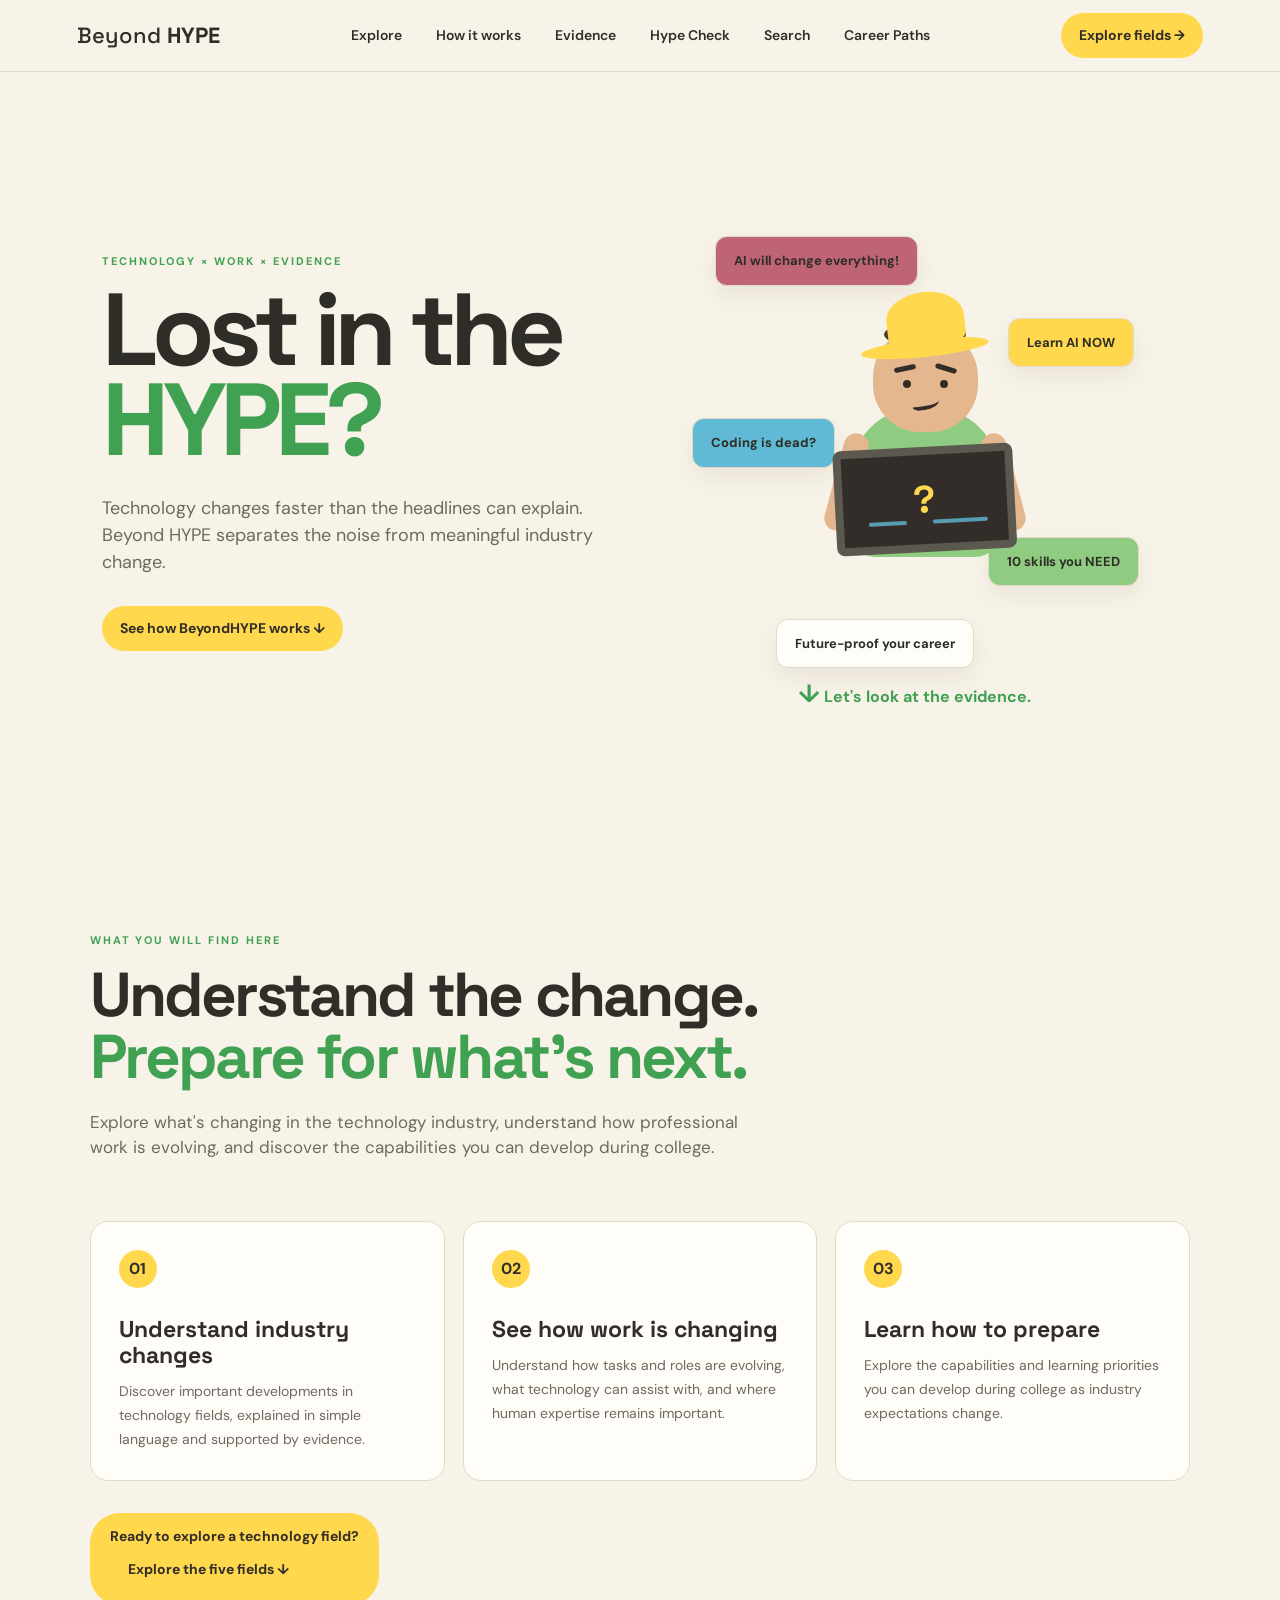
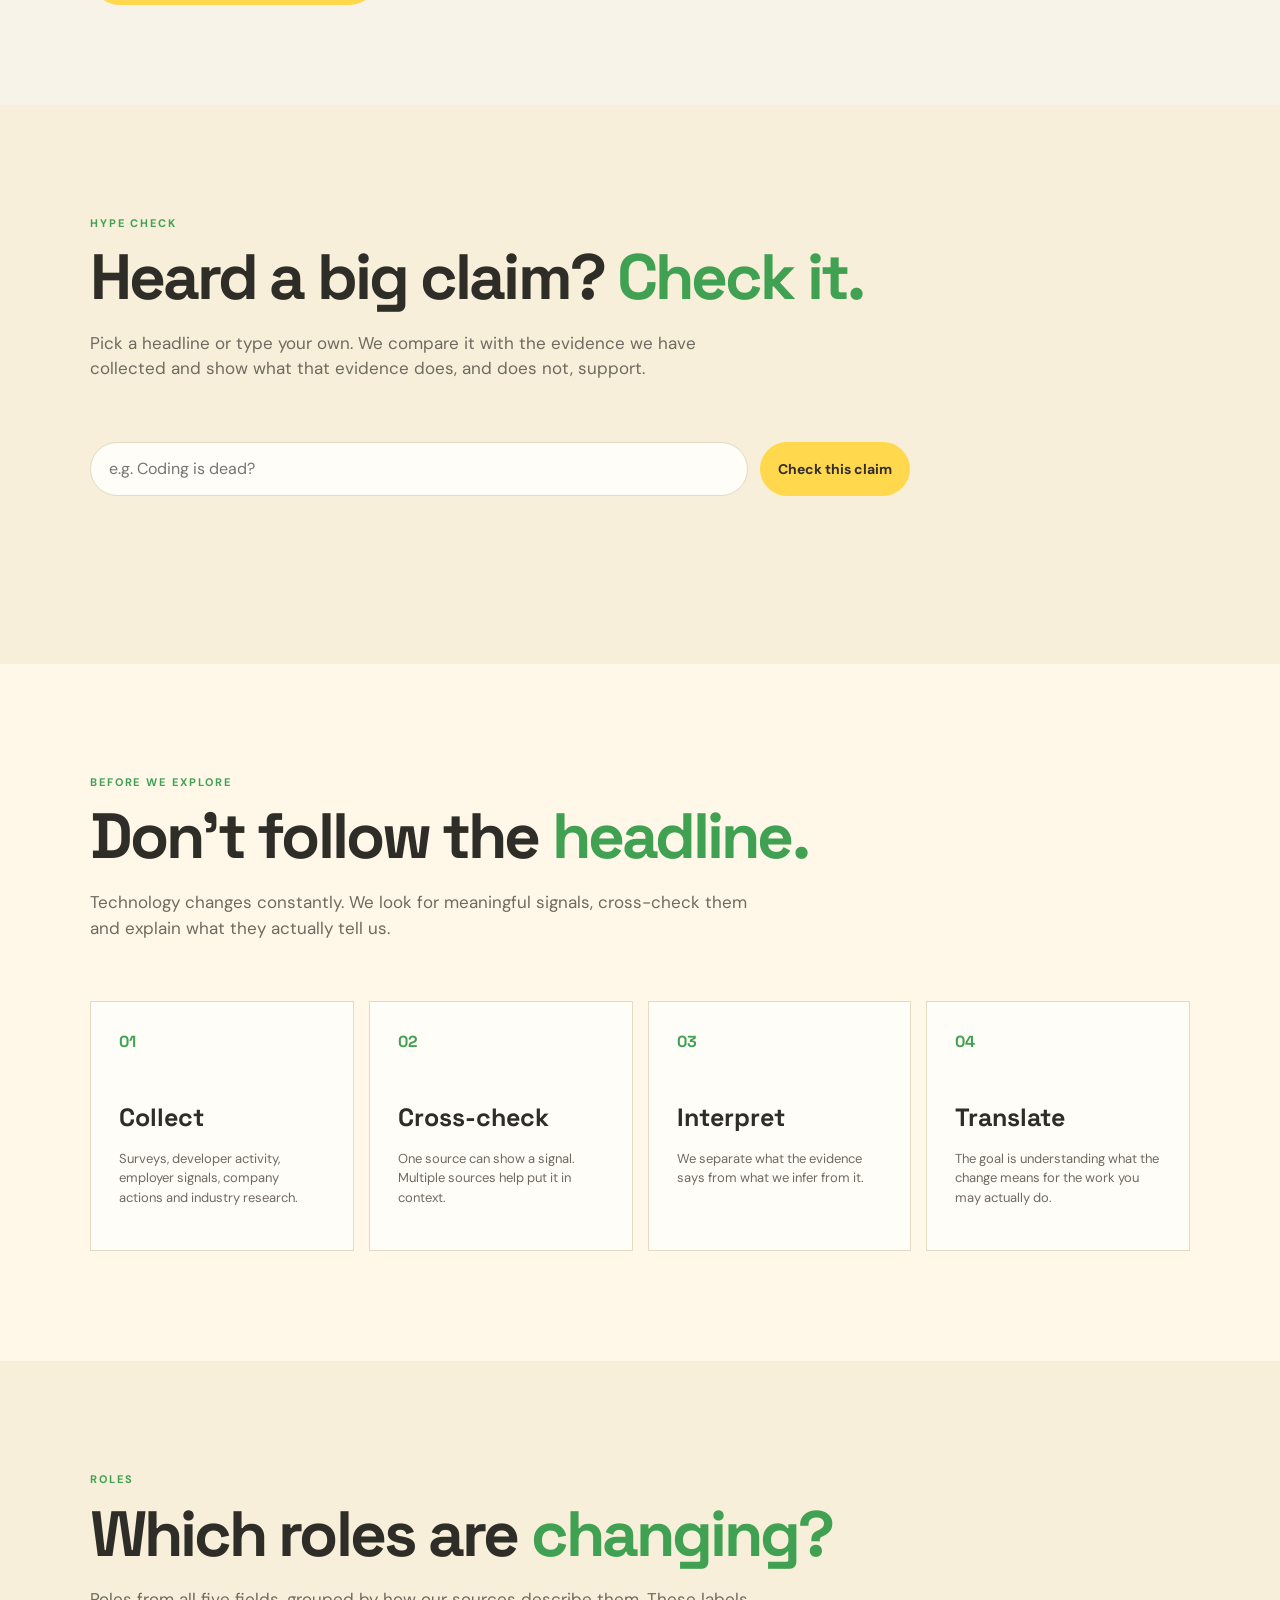
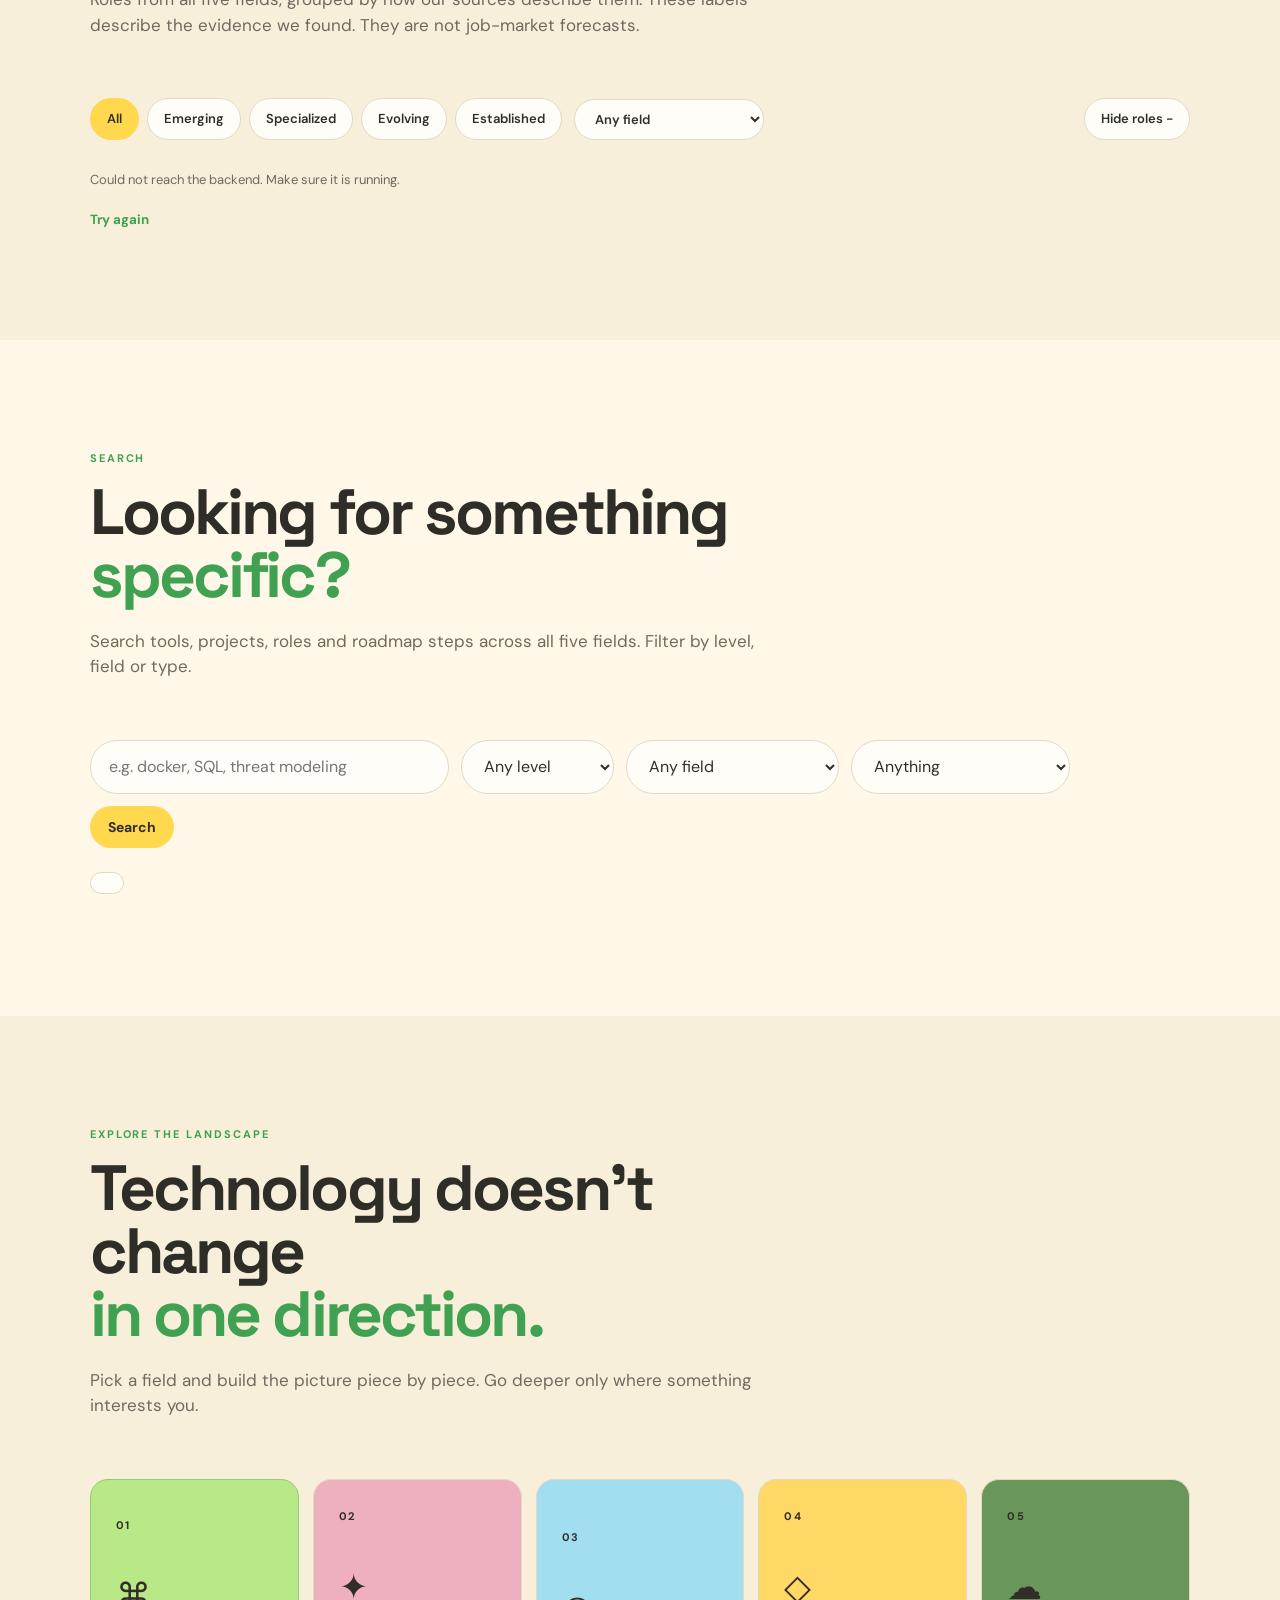
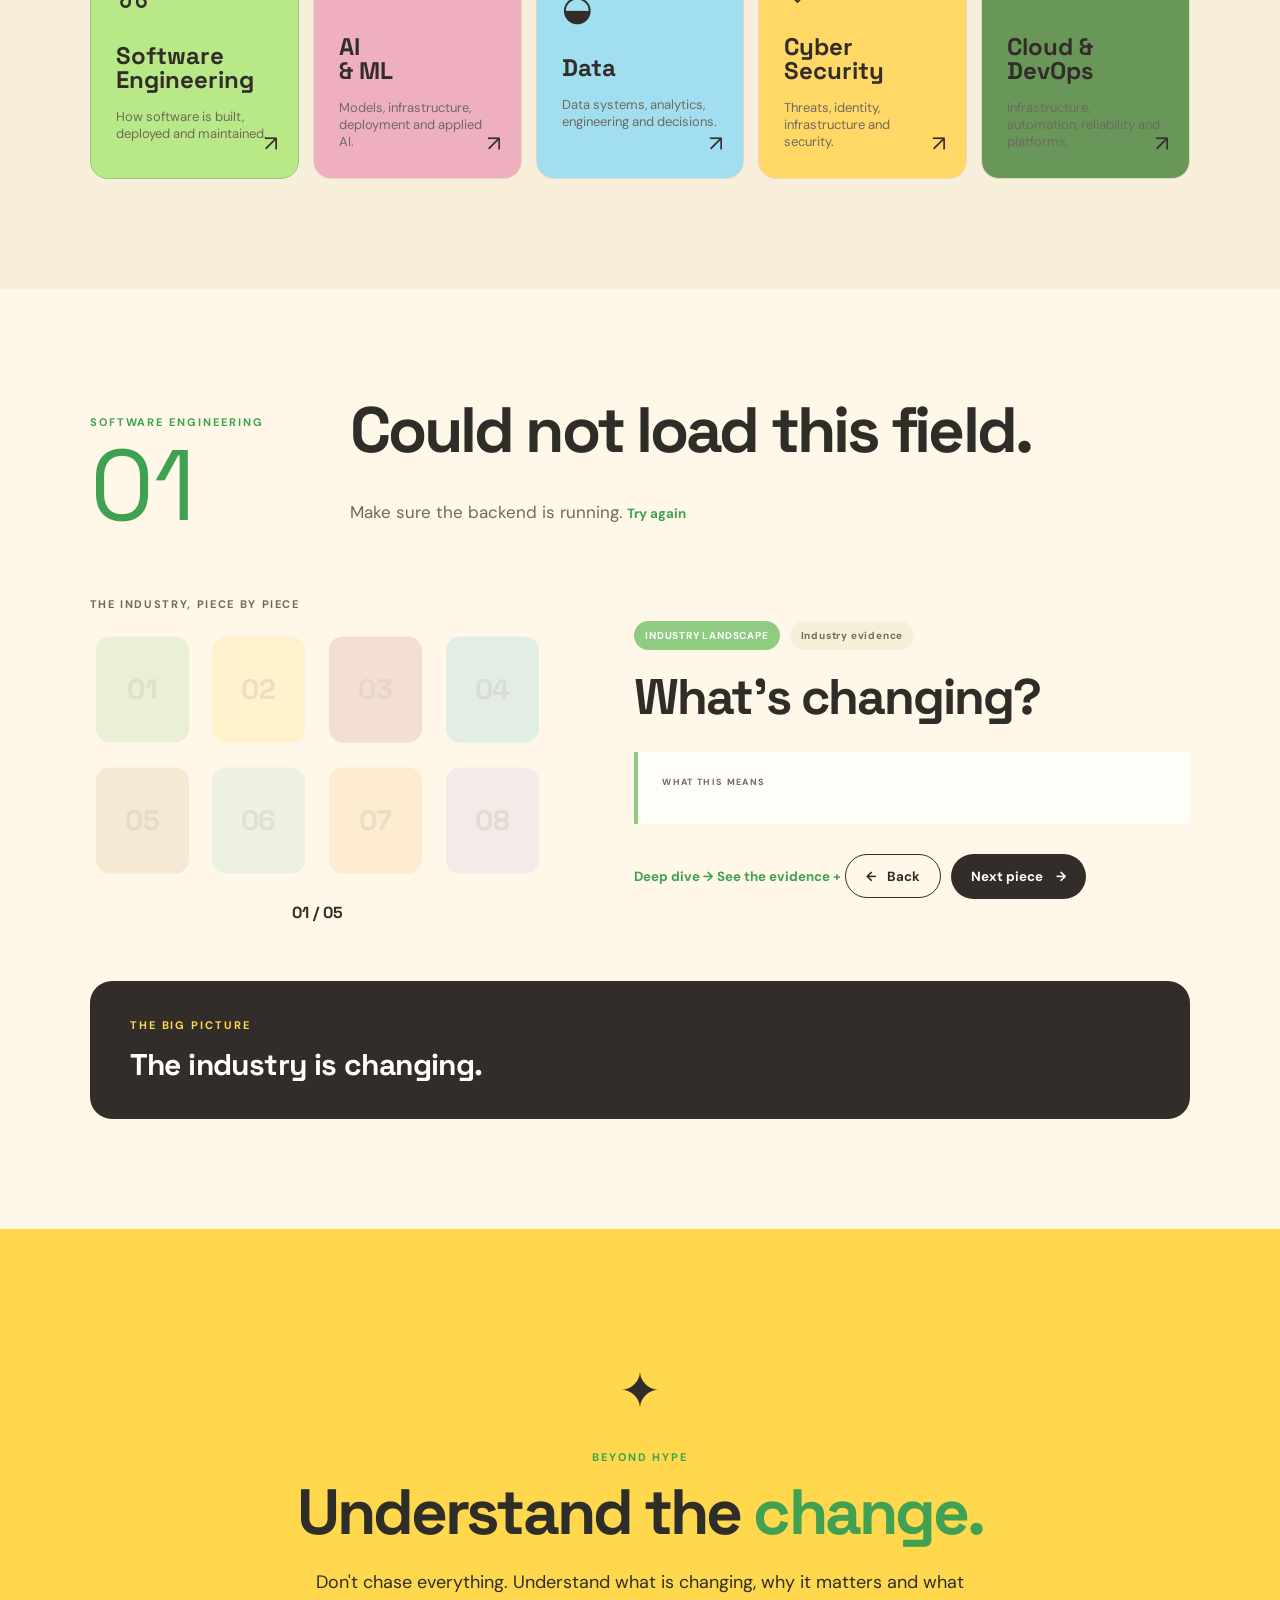
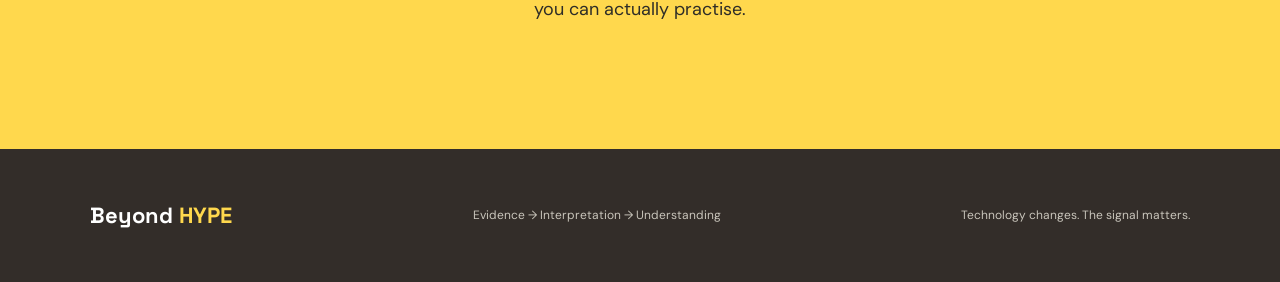
<file: Frontend/index.html>
<!DOCTYPE html>
<html lang="en">

<head>
    <meta charset="UTF-8">
    <meta name="viewport" content="width=device-width, initial-scale=1.0">

    <title>Beyond HYPE</title>

    <link rel="preconnect" href="https://fonts.googleapis.com">
    <link rel="preconnect" href="https://fonts.gstatic.com" crossorigin>

    <link
        href="https://fonts.googleapis.com/css2?family=DM+Sans:wght@400;500;600;700&family=Space+Grotesk:wght@500;600;700&display=swap"
        rel="stylesheet">

    <link rel="stylesheet" href="style.css">
</head>

<body>

    <!-- ================= NAVBAR ================= -->

    <nav class="navbar">

        <div class="nav-logo">
            <span>Beyond</span> HYPE
        </div>

        <div class="nav-links">
            <a href="#explore">Explore</a>
            <a href="#shifts">How it works</a>
            <a href="#method">Evidence</a>
            <a href="#hypecheck">Hype Check</a>
            <a href="#search">Search</a>
            <a href="career-detail.html">Career Paths</a>
        </div>

        <a href="#explore" class="nav-button">
            Explore fields →
        </a>

    </nav>


    <!-- ================= HERO ================= -->

    <header class="hero">

        <div class="hero-copy">

            <div class="eyebrow">
                TECHNOLOGY × WORK × EVIDENCE
            </div>

            <h1>
                Lost
                in the <span>HYPE?</span>
            </h1>

            <p>
                Technology changes faster than the headlines can explain.
                Beyond HYPE separates the noise from meaningful industry change.
            </p>

            <a href="#how-it-works" class="hero-button">
                See how BeyondHYPE works ↓
            </a>

        </div>


        <div class="hero-visual">

            <div class="hype-cloud">

                <div class="hype-card card-a">
                    AI will change everything!
                </div>

                <div class="hype-card card-b">
                    Learn AI NOW
                </div>

                <div class="hype-card card-c">
                    Coding is dead?
                </div>

                <div class="hype-card card-d">
                    10 skills you NEED
                </div>

                <div class="hype-card card-e">
                    Future-proof your career
                </div>

            </div>


            <div class="student-character">

                <div class="student-hat">
                    <div class="hat-top"></div>
                    <div class="hat-brim"></div>
                </div>

                <div class="character-head">

                    <div class="hair"></div>

                    <div class="eye eye-left"></div>
                    <div class="eye eye-right"></div>

                    <div class="brow brow-left"></div>
                    <div class="brow brow-right"></div>

                    <div class="confused-mouth"></div>

                </div>


                <div class="character-body">

                    <div class="character-arm left"></div>
                    <div class="character-arm right"></div>

                </div>


                <div class="laptop">

                    <div class="laptop-screen">

                        <div class="screen-question">?</div>
                        <div class="screen-line line-one"></div>
                        <div class="screen-line line-two"></div>

                    </div>

                </div>

            </div>


            <div class="hero-note">

                <span>↓</span>
                Let's look at the evidence.

            </div>

        </div>

    </header>
    <!-- ================= HOW BEYOND HYPE WORKS ================= -->

    <section class="how-it-works-section" id="how-it-works">

    <div class="section-heading">
        <div class="eyebrow">WHAT YOU WILL FIND HERE</div>

        <h2>
            Understand the change.
            <span>Prepare for what's next.</span>
        </h2>

        <p>
            Explore what's changing in the technology industry,
            understand how professional work is evolving, and discover
            the capabilities you can develop during college.
        </p>
    </div>

    <div class="how-it-works-grid">

        <article class="how-card">
            <span class="how-number">01</span>

            <h3>Understand industry changes</h3>

            <p>
                Discover important developments in technology fields,
                explained in simple language and supported by evidence.
            </p>
        </article>

        <article class="how-card">
            <span class="how-number">02</span>

            <h3>See how work is changing</h3>

            <p>
                Understand how tasks and roles are evolving, what
                technology can assist with, and where human expertise
                remains important.
            </p>
        </article>

        <article class="how-card">
            <span class="how-number">03</span>

            <h3>Learn how to prepare</h3>

            <p>
                Explore the capabilities and learning priorities
                you can develop during college as industry
                expectations change.
            </p>
        </article>

    </div>

    <div class="how-next">
        <p>Ready to explore a technology field?</p>
        <a href="#explore" class="hero-button">
            Explore the five fields ↓
        </a>
    </div>

</section>

    <section class="hype-section" id="hypecheck">

        <div class="section-heading">

            <div class="eyebrow">HYPE CHECK</div>

            <h2>Heard a big claim? <span>Check it.</span></h2>

            <p>
                Pick a headline or type your own. We compare it with the
                evidence we have collected and show what that evidence does,
                and does not, support.
            </p>

        </div>

        <div class="hype-input-row">
            <input type="text" id="hypeInput" maxlength="200" placeholder="e.g. Coding is dead?"
                aria-label="Type a claim to check">
            <button type="button" id="hypeButton" class="hero-button">
                Check this claim
            </button>
        </div>

        <div class="hype-chips" id="hypeChips"></div>

        <div class="hype-result" id="hypeResult" aria-live="polite"></div>

    </section>


    <!-- ================= METHOD / TRUST ================= -->

    <section class="evidence-section" id="method">

        <div class="section-heading">

            <div class="eyebrow">
                BEFORE WE EXPLORE
            </div>

            <h2>
                Don't follow the <span>headline.</span>
            </h2>

            <p>
                Technology changes constantly. We look for meaningful signals,
                cross-check them and explain what they actually tell us.
            </p>

        </div>


        <div class="evidence-method">

            <div class="method-card">

                <span>01</span>

                <h3>Collect</h3>

                <p>
                    Surveys, developer activity, employer signals,
                    company actions and industry research.
                </p>

            </div>


            <div class="method-card">

                <span>02</span>

                <h3>Cross-check</h3>

                <p>
                    One source can show a signal.
                    Multiple sources help put it in context.
                </p>

            </div>


            <div class="method-card">

                <span>03</span>

                <h3>Interpret</h3>

                <p>
                    We separate what the evidence says
                    from what we infer from it.
                </p>

            </div>


            <div class="method-card">

                <span>04</span>

                <h3>Translate</h3>

                <p>
                    The goal is understanding what the change
                    means for the work you may actually do.
                </p>

            </div>

        </div>

    </section>


    <!-- ================= EXPLORE ================= -->

    <section class="explore-section" id="explore">

        <div class="section-heading">

            <div class="eyebrow">
                EXPLORE THE LANDSCAPE
            </div>

            <h2>
                Technology doesn't change<br>
                <span>in one direction.</span>
            </h2>

            <p>
                Pick a field and build the picture piece by piece.
                Go deeper only where something interests you.
            </p>

        </div>


        <div class="field-grid">

            <button class="field-card active" data-field="software">

                <span class="field-number">01</span>

                <div class="field-icon">⌘</div>

                <h3>
                    Software<br>
                    Engineering
                </h3>

                <p>
                    How software is built, deployed and maintained.
                </p>

                <span class="field-arrow">↗</span>

            </button>


            <button class="field-card" data-field="ai">

                <span class="field-number">02</span>

                <div class="field-icon">✦</div>

                <h3>
                    AI<br>
                    & ML
                </h3>

                <p>
                    Models, infrastructure, deployment and applied AI.
                </p>

                <span class="field-arrow">↗</span>

            </button>


            <button class="field-card" data-field="data">

                <span class="field-number">03</span>

                <div class="field-icon">◒</div>

                <h3>
                    Data
                </h3>

                <p>
                    Data systems, analytics, engineering and decisions.
                </p>

                <span class="field-arrow">↗</span>

            </button>


            <button class="field-card" data-field="cyber">

                <span class="field-number">04</span>

                <div class="field-icon">◇</div>

                <h3>
                    Cyber<br>
                    Security
                </h3>

                <p>
                    Threats, identity, infrastructure and security.
                </p>

                <span class="field-arrow">↗</span>

            </button>


            <button class="field-card" data-field="cloud">

                <span class="field-number">05</span>

                <div class="field-icon">☁</div>

                <h3>
                    Cloud &<br>
                    DevOps
                </h3>

                <p>
                    Infrastructure, automation, reliability and platforms.
                </p>

                <span class="field-arrow">↗</span>

            </button>

        </div>

    </section>

    <!-- ================= ROLES ================= -->

<section class="roles-section" id="roles">

    <div class="section-heading">

        <div class="eyebrow">ROLES</div>

        <h2>Which roles are <span>changing?</span></h2>

        <p>
            Roles from all five fields, grouped by how our sources describe
            them. These labels describe the evidence we found. They are not
            job-market forecasts.
        </p>

    </div>

    <div class="roles-controls">

        <div class="roles-filter" id="rolesFilter">
            <button type="button" class="active" data-status="">All</button>
            <button type="button" data-status="Emerging">Emerging</button>
            <button type="button" data-status="Specialized">Specialized</button>
            <button type="button" data-status="Evolving">Evolving</button>
            <button type="button" data-status="Established">Established</button>
        </div>

        <select id="rolesField" aria-label="Field">
            <option value="">Any field</option>
            <option value="F1">Software Engineering</option>
            <option value="F2">AI / ML</option>
            <option value="F3">Data</option>
            <option value="F4">Cybersecurity</option>
            <option value="F5">Cloud &amp; DevOps</option>
        </select>

    </div>

    <div class="roles-grid" id="rolesGrid"></div>

</section>

    <!-- ================= SEARCH ================= -->

    <section class="search-section" id="search">

        <div class="section-heading">

            <div class="eyebrow">SEARCH</div>

            <h2>Looking for something <span>specific?</span></h2>

            <p>
                Search tools, projects, roles and roadmap steps across all
                five fields. Filter by level, field or type.
            </p>

        </div>

        <div class="search-row">

            <input type="text" id="searchInput" maxlength="100" placeholder="e.g. docker, SQL, threat modeling"
                aria-label="Search">

            <select id="searchLevel" aria-label="Level">
                <option value="">Any level</option>
                <option>Beginner</option>
                <option>Intermediate</option>
                <option>Advanced</option>
            </select>

            <select id="searchField" aria-label="Field">
                <option value="">Any field</option>
                <option value="F1">Software Engineering</option>
                <option value="F2">AI / ML</option>
                <option value="F3">Data</option>
                <option value="F4">Cybersecurity</option>
                <option value="F5">Cloud &amp; DevOps</option>
            </select>

            <select id="searchType" aria-label="Type">
                <option value="">Anything</option>
                <option value="tool">Tools</option>
                <option value="project">Projects</option>
                <option value="roadmap">Roadmap steps</option>
                <option value="role">Roles</option>
                <option value="capability">Capabilities</option>
                <option value="industry">Industry changes</option>
                <option value="work">Work changes</option>
                <option value="human">Human capabilities</option>
                <option value="evidence">Evidence and sources</option>
                <option value="hype">Hype claims</option>
            </select>

            <button type="button" id="searchButton" class="hero-button">Search</button>

        </div>

        <div class="search-results" id="searchResults" aria-live="polite"></div>

    </section>


    <!-- ================= FIELD EXPLORATION ================= -->

    <section class="field-section" id="shifts">

        <div class="field-header">

            <div>

                <div class="eyebrow" id="fieldLabel">
                    SOFTWARE ENGINEERING
                </div>

                <div class="field-number-large" id="fieldNumber">
                    01
                </div>

            </div>


            <div class="field-intro">

                <h2 id="fieldTitle">
                    Let's see what's <span>actually changing.</span>
                </h2>

                <p id="fieldDescription">
                    Build the bigger picture one piece at a time.
                </p>

            </div>

        </div>


        <!-- ================= PUZZLE ================= -->

        <div class="puzzle-layout">

            <div class="puzzle-visual">

                <div class="puzzle-label">
                    THE INDUSTRY, PIECE BY PIECE
                </div>


                <div class="puzzle-board">

                    <div class="puzzle-piece piece-1" id="pieceOne">
                        <span>01</span>
                    </div>

                    <div class="puzzle-piece piece-2" id="pieceTwo">
                        <span>02</span>
                    </div>

                    <div class="puzzle-piece piece-3" id="pieceThree">
                        <span>03</span>
                    </div>

                    <div class="puzzle-piece piece-4" id="pieceFour">
                        <span>04</span>
                    </div>

                    <div class="puzzle-piece piece-5" id="pieceFive">
                        <span>05</span>
                    </div>
                    <div class="puzzle-piece piece-6" id="pieceSix">
                        <span>06</span>
                    </div>

                    <div class="puzzle-piece piece-7" id="pieceSeven">
                        <span>07</span>
                    </div>

                    <div class="puzzle-piece piece-8" id="pieceEight">
                        <span>08</span>
                    </div>

                </div>


                <div class="puzzle-status">

                    <span id="pieceCurrent">
                        01
                    </span>

                    /

                    <span id="pieceProgress">
                        05
                    </span>

                </div>

            </div>


            <div class="puzzle-content">

                <div class="signal-row">

                    <span class="signal-badge" id="pieceStatus">
                        INDUSTRY LANDSCAPE
                    </span>

                    <span class="source-pill" id="pieceSource">
                        Industry evidence
                    </span>

                </div>


                <h3 id="pieceTitle">
                    What's changing?
                </h3>


                <div class="detail-points" id="piecePoints">
                </div>


                <div class="interpretation-box">

                    <div class="mini-label">
                        WHAT THIS MEANS
                    </div>

                    <ul id="pieceMeaning">
                    </ul>

                </div>


                <!-- OPTIONAL DEEP DIVE -->

                <button class="evidence-toggle" id="deepDiveToggle" type="button">
                    Deep dive →
                </button>


                <div class="evidence-drawer" id="deepDivePanel">

                    <div class="mini-label" id="deepDiveLabel">
                        DEEP DIVE
                    </div>

                    <h3 id="deepDiveTitle">
                        Explore further
                    </h3>

                    <p id="deepDiveIntro">
                    </p>

                    <div id="deepDiveBody">
                    </div>

                </div>


                <!-- EVIDENCE -->

                <button class="evidence-toggle" id="evidenceToggle" type="button">
                    See the evidence +
                </button>


                <div class="evidence-drawer" id="pieceEvidence">

                    <div class="evidence-grid">

                        <div>

                            <span class="mini-label">
                                SOURCE
                            </span>

                            <strong id="evidenceSource">
                                —
                            </strong>

                        </div>


                        <div>

                            <span class="mini-label">
                                DATE
                            </span>

                            <strong id="evidenceDate">
                                —
                            </strong>

                        </div>


                        <div>

                            <span class="mini-label">
                                EVIDENCE TYPE
                            </span>

                            <strong id="evidenceType">
                                —
                            </strong>

                        </div>

                    </div>


                    <div class="evidence-columns">

                        <div>

                            <span class="mini-label">
                                WHAT IT SHOWS
                            </span>

                            <ul id="evidenceShows"></ul>

                        </div>


                        <div>

                            <span class="mini-label">
                                WHAT IT DOES NOT SHOW
                            </span>

                            <ul id="evidenceDoesNot"></ul>

                        </div>

                    </div>

                </div>


                <button class="next-piece" id="nextPiece" type="button">
                    Next piece <span>→</span>
                </button>

            </div>

        </div>


        <!-- ================= BIG PICTURE ================= -->

        <div class="big-picture" id="bigPicture">

            <div class="big-picture-left">

                <div class="eyebrow">
                    THE BIG PICTURE
                </div>

                <h2 id="bigTitle">
                    The industry is changing.
                </h2>

            </div>


            <div class="big-picture-right">

                <ul id="bigPoints">
                </ul>

            </div>

        </div>

    </section>


    <!-- ================= FINAL TAKEAWAY ================= -->

    <section class="takeaway-section">

        <div class="takeaway-mark">
            ✦
        </div>

        <div class="eyebrow">
            BEYOND HYPE
        </div>

        <h2 id="takeawayTitle">
            Understand the <span>change.</span>
        </h2>

        <p id="takeawayText">
            Don't chase everything.
            Understand what is changing, why it matters
            and what you can actually practise.
        </p>

    </section>


    <!-- ================= FOOTER ================= -->

    <footer>

        <div class="footer-logo">
            Beyond <span>HYPE</span>
        </div>

        <p>
            Evidence → Interpretation → Understanding
        </p>

        <span>
            Technology changes. The signal matters.
        </span>

    </footer>


    <script src="script.js"></script>

</body>

</html>
</file>
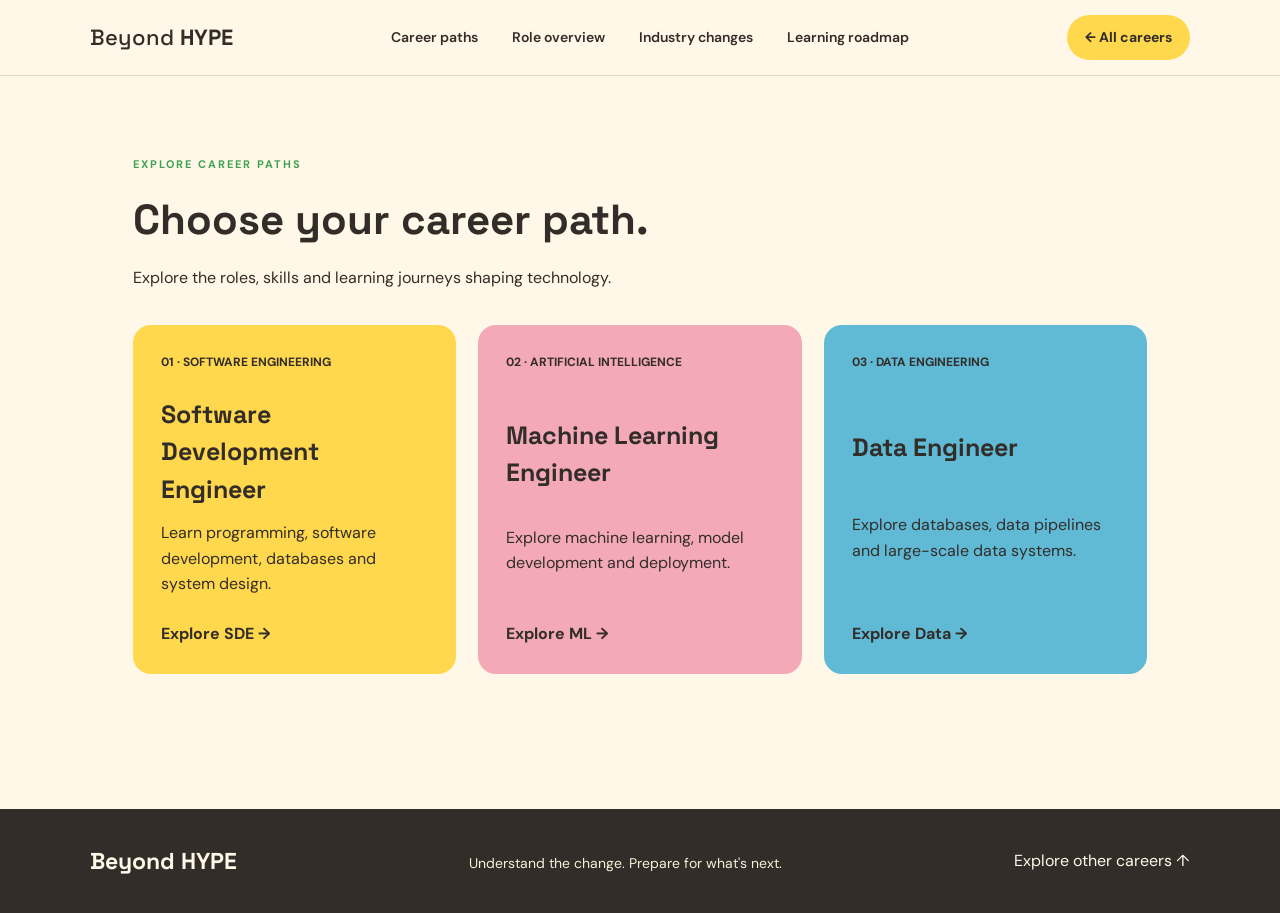
<file: Frontend/career-detail.html>
<!DOCTYPE html>
<html lang="en">

<head>
    <meta charset="UTF-8">
    <meta name="viewport" content="width=device-width, initial-scale=1.0">

    <title>Career Roadmap | Beyond HYPE</title>

    <link rel="preconnect" href="https://fonts.googleapis.com">
    <link rel="preconnect" href="https://fonts.gstatic.com" crossorigin>

    <link href="https://fonts.googleapis.com/css2?family=DM+Sans:wght@400;500;600;700&family=Space+Grotesk:wght@500;600;700&display=swap" rel="stylesheet">

    <link rel="stylesheet" href="style.css">
    <link rel="stylesheet" href="career-detail.css">
</head>

<body class="career-detail-page">

    <!-- NAVIGATION -->
    <nav class="navbar career-navbar">

        <a class="nav-logo" href="index.html">
            <span>Beyond</span> HYPE
        </a>

        <div class="nav-links">
            <a href="career-paths.html">Career paths</a>
            <a href="#role-overview">Role overview</a>
            <a href="#role-evolution">Industry changes</a>
            <a href="#learning-map">Learning roadmap</a>
        </div>

        <a href="career-paths.html" class="nav-button">
            ← All careers
        </a>

    </nav>


    <main class="career-detail-wrap">

        <!-- THREE CAREER CHOICES -->
<section class="career-choices" id="careerChoices">

    <div class="eyebrow">EXPLORE CAREER PATHS</div>

    <h1>Choose your career path.</h1>

    <p>Explore the roles, skills and learning journeys shaping technology.</p>

    <div class="career-choice-grid">

        <a href="career-paths.html" class="career-choice-card">
            <span>01 · SOFTWARE ENGINEERING</span>
            <h2>Software Development Engineer</h2>
            <p>Learn programming, software development, databases and system design.</p>
            <strong>Explore SDE →</strong>
        </a>

        <a href="career-detail.html?role=F2-R-machine-learning-engineer"
           class="career-choice-card">
            <span>02 · ARTIFICIAL INTELLIGENCE</span>
            <h2>Machine Learning Engineer</h2>
            <p>Explore machine learning, model development and deployment.</p>
            <strong>Explore ML →</strong>
        </a>

        <a href="career-detail.html?role=F3-R-data-engineer"
           class="career-choice-card">
            <span>03 · DATA ENGINEERING</span>
            <h2>Data Engineer</h2>
            <p>Explore databases, data pipelines and large-scale data systems.</p>
            <strong>Explore Data →</strong>
        </a>

    </div>

</section>

        <!-- LOADING / ERROR MESSAGE -->
        <div id="careerStatus" class="career-status">
            Loading career information...
        </div>


        <!-- ROLE CONTENT -->
        <div id="careerContent" hidden>

            <!-- BREADCRUMB -->
            <div class="career-breadcrumb">
                <a href="index.html">Beyond HYPE</a>
                <span>/</span>
                <a href="career-paths.html">Career paths</a>
                <span>/</span>
                <strong id="breadcrumbRole"></strong>
            </div>


            <!-- ROLE HERO -->
            <section class="detail-hero" id="role-overview">

                <div class="detail-hero-copy">

                    <div class="eyebrow">
                        CAREER EXPLORER
                    </div>

                    <span id="roleCategory" class="role-category"></span>

                    <h1 id="roleTitle">
                        Career title
                    </h1>

                    <p id="roleTagline">
                        Role introduction will appear here.
                    </p>

                    <div class="detail-hero-actions">

                        <a href="#learning-map" class="detail-primary-btn">
                            Explore learning roadmap ↓
                        </a>

                        <span id="roleAudience" class="role-audience"></span>

                    </div>

                </div>


                <!-- ROLE SNAPSHOT -->
                <aside class="detail-role-card">

                    <div class="role-card-heading">
                        ROLE SNAPSHOT
                    </div>

                    <h2>What does this professional do?</h2>

                    <p id="roleDescription"></p>

                    <div class="role-card-divider"></div>

                    <div class="role-card-facts" id="roleFacts">
                    </div>

                </aside>

            </section>


            <!-- INDUSTRY EVOLUTION -->
            <section class="detail-evolution" id="role-evolution">

                <div class="eyebrow">
                    THE INDUSTRY IS EVOLVING
                </div>

                <h2>
                    Understand how<br>
                    the role is <em>changing.</em>
                </h2>

                <p>
                    Explore how responsibilities, tools and working
                    practices are evolving, and what professionals
                    still need to understand and do.
                </p>

                <div id="evolutionContent" class="evolution-content">
                </div>

            </section>


            <!-- LEARNING ROADMAP -->
            <section class="detail-learning" id="learning-map">

                <div class="eyebrow">
                    YOUR LEARNING JOURNEY
                </div>

                <div class="detail-section-heading">

                    <div>
                        <h2>
                            What should you <em>learn?</em>
                        </h2>

                        <p>
                            Follow the learning sequence, explore individual
                            skills and understand how each connects to
                            practical engineering work.
                        </p>
                    </div>

                    <span class="roadmap-count" id="roadmapCount">
                        00 AREAS
                    </span>

                </div>


                <!-- Learning timeline -->
                <div class="detail-learning-layout">

                    <div
                        id="learningList"
                        class="detail-learning-list">
                    </div>

                    <!-- Selected learning area -->
                    <div
                        id="learningDetail"
                        class="detail-learning-panel"
                        aria-live="polite">

                        <div class="detail-placeholder">
                            <h3>Select a learning area</h3>

                            <p>
                                Choose an area from the learning sequence
                                to explore its topics, resources and exercises.
                            </p>
                        </div>

                    </div>

                </div>

            </section>


            <!-- PROJECT ROADMAP -->
            <section class="detail-projects" id="projects">

                <div class="eyebrow">
                    APPLY WHAT YOU LEARN
                </div>

                <h2>
                    Build your way<br>
                    towards <em>real projects.</em>
                </h2>

                <p>
                    Work through practical projects that gradually
                    introduce more complex concepts and responsibilities.
                </p>

                <div id="projectContent" class="project-content">
                </div>

            </section>


            <!-- TOOLS AND TECHNOLOGIES -->
            <section class="detail-tools" id="tools">

                <div class="eyebrow">
                    YOUR TOOLKIT
                </div>

                <h2>
                    Technologies used<br>
                    in the <em>profession.</em>
                </h2>

                <div id="toolsContent" class="tools-content">
                </div>

            </section>


            <!-- EVIDENCE -->
            <section class="detail-evidence" id="evidence">

                <div class="eyebrow">
                    LOOK BEYOND THE HYPE
                </div>

                <h2>
                    What does the <em>evidence</em> say?
                </h2>

                <p>
                    Explore the sources and supporting evidence behind
                    the skills and industry changes discussed in this roadmap.
                </p>

                <div id="evidenceContent" class="evidence-content">
                </div>

            </section>

        </div>

    </main>


    <!-- FOOTER -->
    <footer class="career-footer">

        <div class="footer-brand">
            <span>Beyond</span> HYPE
        </div>

        <p>
            Understand the change. Prepare for what's next.
        </p>

        <a href="career-paths.html">
            Explore other careers ↑
        </a>

    </footer>


    <script src="career-detail.js"></script>

</body>
</html>
</file>
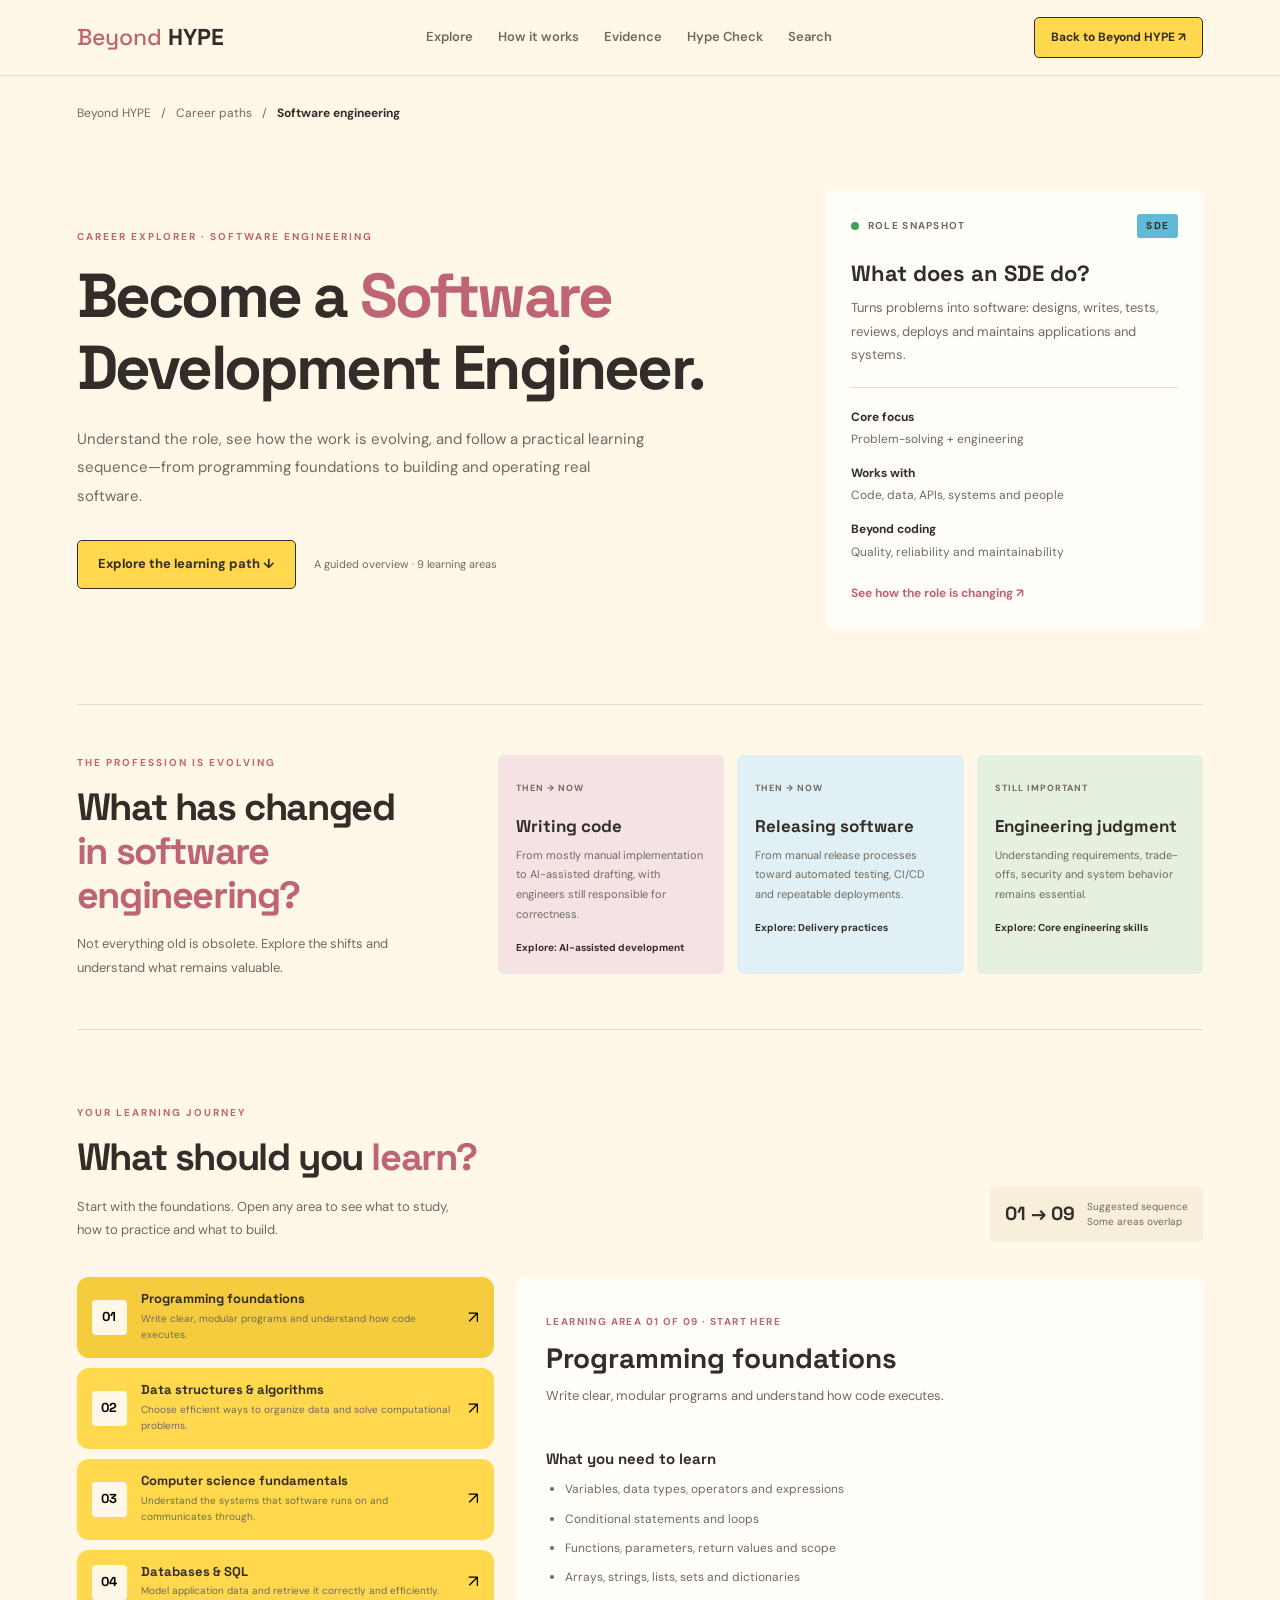
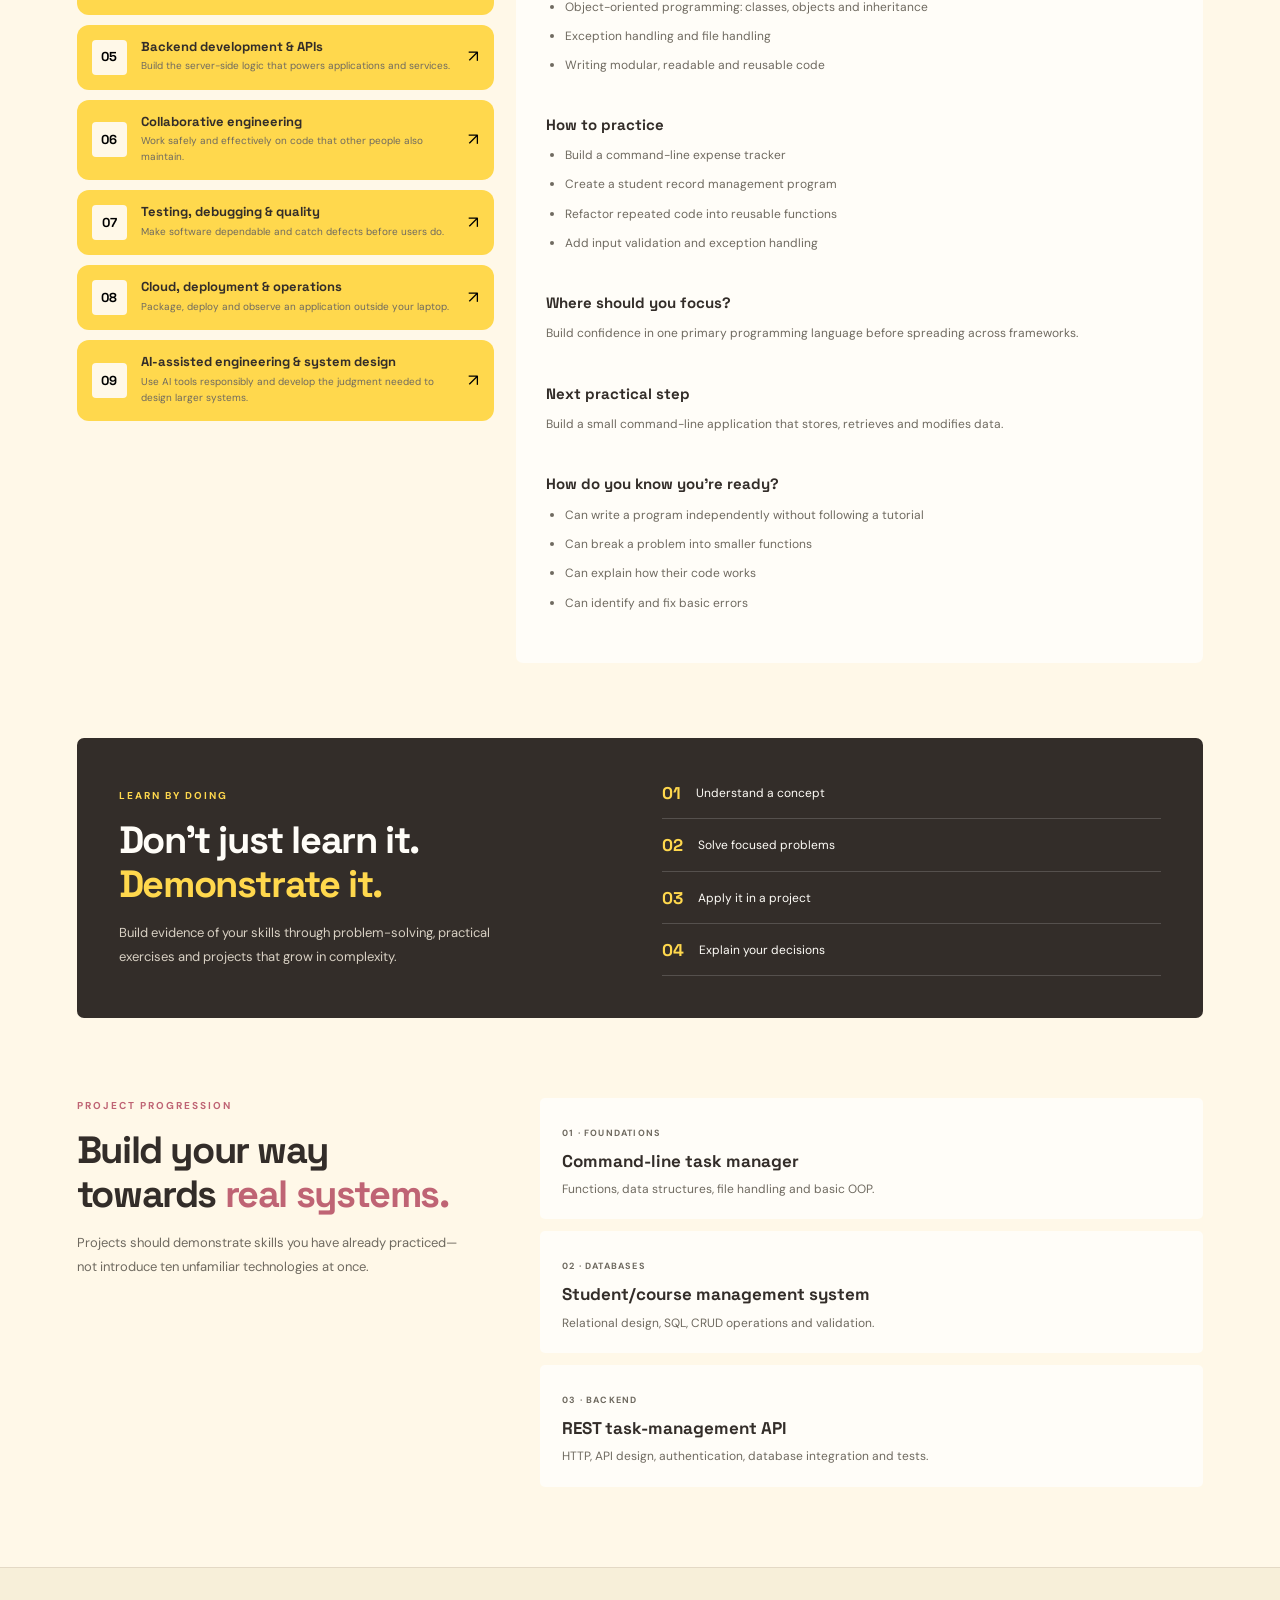
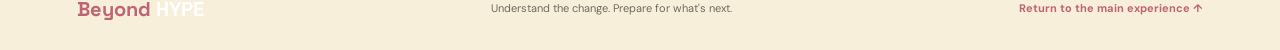
<file: Frontend/career-paths.html>
<!DOCTYPE html>
<html lang="en">
<head>
  <meta charset="UTF-8">
  <meta name="viewport" content="width=device-width, initial-scale=1.0">

  <title>SDE Career Path | Beyond HYPE</title>

  <link rel="preconnect" href="https://fonts.googleapis.com">
  <link rel="preconnect" href="https://fonts.gstatic.com" crossorigin>

  <link href="https://fonts.googleapis.com/css2?family=DM+Sans:wght@400;500;600;700&family=Space+Grotesk:wght@500;600;700&display=swap" rel="stylesheet">

  <!-- Original Beyond HYPE stylesheet -->
  <link rel="stylesheet" href="style.css">

  <!-- Career Paths page stylesheet -->
  <link rel="stylesheet" href="career-paths.css">
</head>

<body class="career-page">

  <!-- NAVIGATION -->
  <nav class="navbar career-navbar">

    <a class="nav-logo" href="index.html">
      <span>Beyond</span> HYPE
    </a>

    <div class="nav-links">
      <a href="index.html#explore">Explore</a>
      <a href="index.html#shifts">How it works</a>
      <a href="index.html#method">Evidence</a>
      <a href="index.html#hypecheck">Hype Check</a>
      <a href="index.html#search">Search</a>
    </div>

    <a class="nav-button" href="index.html">
      Back to Beyond HYPE ↗
    </a>

  </nav>


  <main class="career-wrap">

    <!-- BREADCRUMB -->
    <div class="career-breadcrumb">
      <a href="index.html">Beyond HYPE</a>
      <span>/</span>
      <span>Career paths</span>
      <span>/</span>
      <strong>Software engineering</strong>
    </div>


    <!-- INTRODUCTION AND ROLE OVERVIEW -->
    <section class="career-intro">

      <div class="career-intro-copy">

        <div class="eyebrow">
          CAREER EXPLORER · SOFTWARE ENGINEERING
        </div>

        <h1>
          Become a <em>Software</em><br>
          Development Engineer.
        </h1>

        <p>
          Understand the role, see how the work is evolving, and follow
          a practical learning sequence—from programming foundations
          to building and operating real software.
        </p>

        <div class="career-intro-actions">

          <a href="#learning-map" class="career-primary-btn">
            Explore the learning path ↓
          </a>

          <span class="career-meta">
            A guided overview · 9 learning areas
          </span>

        </div>

      </div>


      <!-- ROLE SNAPSHOT -->
      <aside class="role-snapshot">

        <div class="snapshot-top">
          <span class="snapshot-dot"></span>
          ROLE SNAPSHOT
          <span class="snapshot-label">SDE</span>
        </div>

        <h2>What does an SDE do?</h2>

        <p>
          Turns problems into software: designs, writes, tests,
          reviews, deploys and maintains applications and systems.
        </p>

        <div class="snapshot-divider"></div>

        <div class="snapshot-facts">

          <div>
            <b>Core focus</b>
            <span>Problem-solving + engineering</span>
          </div>

          <div>
            <b>Works with</b>
            <span>Code, data, APIs, systems and people</span>
          </div>

          <div>
            <b>Beyond coding</b>
            <span>Quality, reliability and maintainability</span>
          </div>

        </div>

        <a href="#role-evolution" class="text-link">
          See how the role is changing ↗
        </a>

      </aside>

    </section>


    <!-- HOW SOFTWARE ENGINEERING IS EVOLVING -->
    <section class="evolution-strip" id="role-evolution">

      <div>

        <div class="eyebrow">
          THE PROFESSION IS EVOLVING
        </div>

        <h2>
          What has changed<br>
          <em>in software engineering?</em>
        </h2>

        <p>
          Not everything old is obsolete. Explore the shifts
          and understand what remains valuable.
        </p>

      </div>


      <div class="evolution-items">

        <article class="evolution-card evolution-pink">

          <span>THEN → NOW</span>

          <h3>Writing code</h3>

          <p>
            From mostly manual implementation to AI-assisted
            drafting, with engineers still responsible for correctness.
          </p>

          <small>Explore: AI-assisted development</small>

        </article>


        <article class="evolution-card evolution-blue">

          <span>THEN → NOW</span>

          <h3>Releasing software</h3>

          <p>
            From manual release processes toward automated testing,
            CI/CD and repeatable deployments.
          </p>

          <small>Explore: Delivery practices</small>

        </article>


        <article class="evolution-card evolution-green">

          <span>STILL IMPORTANT</span>

          <h3>Engineering judgment</h3>

          <p>
            Understanding requirements, trade-offs, security
            and system behavior remains essential.
          </p>

          <small>Explore: Core engineering skills</small>

        </article>

      </div>

    </section>


    <!-- LEARNING JOURNEY -->
    <section class="learning-section" id="learning-map">

      <div class="section-topline">

        <div>

          <div class="eyebrow">
            YOUR LEARNING JOURNEY
          </div>

          <h2>
            What should you <em>learn?</em>
          </h2>

          <p>
            Start with the foundations. Open any area to see
            what to study, how to practice and what to build.
          </p>

        </div>


        <div class="sequence-note">

          <span>01 → 09</span>

          <small>
            Suggested sequence<br>
            Some areas overlap
          </small>

        </div>

      </div>


      <!-- Learning areas are rendered by career-paths.js -->
      <div class="learning-layout">

        <div
          class="learning-list"
          id="learningList"
          aria-label="SDE learning areas">
        </div>

        <aside
          class="learning-detail"
          id="learningDetail"
          aria-live="polite">
        </aside>

      </div>

    </section>


    <!-- PRACTICE APPROACH -->
    <section class="practice-band">

      <div>

        <div class="eyebrow">
          LEARN BY DOING
        </div>

        <h2>
          Don't just learn it.<br>
          <em>Demonstrate it.</em>
        </h2>

        <p>
          Build evidence of your skills through problem-solving,
          practical exercises and projects that grow in complexity.
        </p>

      </div>


      <div class="practice-steps">

        <div>
          <b>01</b>
          <span>Understand a concept</span>
        </div>

        <div>
          <b>02</b>
          <span>Solve focused problems</span>
        </div>

        <div>
          <b>03</b>
          <span>Apply it in a project</span>
        </div>

        <div>
          <b>04</b>
          <span>Explain your decisions</span>
        </div>

      </div>

    </section>

         
    <!-- PROJECT PROGRESSION -->
    <section class="project-preview">

      <div>

        <div class="eyebrow">
          PROJECT PROGRESSION
        </div>

        <h2>
          Build your way<br>
          towards <em>real systems.</em>
        </h2>

        <p>
          Projects should demonstrate skills you have already
          practiced—not introduce ten unfamiliar technologies at once.
        </p>

      </div>


      <div class="project-ladder">

        <article>

          <span>01 · FOUNDATIONS</span>

          <h3>Command-line task manager</h3>

          <p>
            Functions, data structures, file handling and basic OOP.
          </p>

        </article>


        <article>

          <span>02 · DATABASES</span>

          <h3>Student/course management system</h3>

          <p>
            Relational design, SQL, CRUD operations and validation.
          </p>

        </article>


        <article>

          <span>03 · BACKEND</span>

          <h3>REST task-management API</h3>

          <p>
            HTTP, API design, authentication, database integration and tests.
          </p>

        </article>

      </div>

    </section>

  </main>


  <!-- FOOTER -->
  <footer class="career-footer">

    <div class="footer-brand">
      <span>Beyond</span> HYPE
    </div>

    <p>
      Understand the change. Prepare for what's next.
    </p>

    <a href="index.html">
      Return to the main experience ↑
    </a>

  </footer>


  <!-- Career Paths JavaScript -->
  <script src="career-paths.js"></script>

</body>
</html>
</file>
<file: Frontend/style.css>
/* ================= RESET ================= */

* {
    margin: 0;
    padding: 0;
    box-sizing: border-box;
}

html {
    scroll-behavior: smooth;
}

body {
    font-family: "DM Sans", sans-serif;
    background: #f8f3e8;
    color: #2e2d27;
    line-height: 1.5;
}

button,
a {
    font-family: inherit;
}

button {
    cursor: pointer;
}


/* ================= COLORS ================= */

:root {
    --cream: #FFF8E8;
    --cream-dark: #F7EFD9;
    --green: #8FCB81;
    --green-dark: #3fa151;
    --pink: #bf6474;
    --yellow: #FFD84D;
    --blue: #60bad5;
    --brown: #332D29;
    --muted: #6F6A60;
    --white: #FFFDF8;
    --line: #E4D9C5;
}


/* ================= NAVBAR ================= */

.navbar {
    position: sticky;
    top: 0;
    z-index: 100;
    height: 72px;

    display: flex;
    align-items: center;
    justify-content: space-between;

    padding: 0 6vw;

    background: rgba(248, 243, 232, 0.94);
    backdrop-filter: blur(12px);

    border-bottom: 1px solid var(--line);
}

.nav-logo {
    font-family: "Space Grotesk", sans-serif;
    font-size: 22px;
    font-weight: 700;
}

.nav-logo span {
    font-weight: 500;
}

.nav-links {
    display: flex;
    gap: 34px;
}

.nav-links a {
    color: var(--brown);
    text-decoration: none;
    font-size: 14px;
    font-weight: 600;
}

.nav-button,
.hero-button {
    text-decoration: none;
    color: var(--brown);
    background: var(--yellow);
    padding: 12px 18px;
    border-radius: 30px;
    font-weight: 700;
    font-size: 14px;
}


/* ================= COMMON ================= */

section {
    padding: 110px 7vw;
}

.eyebrow {
    font-size: 11px;
    letter-spacing: 0.18em;
    font-weight: 700;
    color: var(--green-dark);
    margin-bottom: 15px;
}

.section-heading {
    max-width: 780px;
    margin-bottom: 60px;
}

.section-heading h2,
.field-intro h2,
.now-intro h2,
.emerging-copy h2,
.takeaway-section h2 {
    font-family: "Space Grotesk", sans-serif;
    font-size: clamp(40px, 5vw, 68px);
    line-height: 0.98;
    letter-spacing: -0.045em;
}

.section-heading h2 span,
.field-intro h2 span,
.now-intro h2 span,
.emerging-copy h2 span,
.takeaway-section h2 span {
    color: var(--green-dark);
}

.section-heading p,
.field-intro p,
.now-intro p,
.emerging-copy>p {
    margin-top: 22px;
    max-width: 680px;
    color: var(--muted);
    font-size: 17px;
}


/* ================= HERO ================= */

.hero {
    min-height: 760px;

    display: grid;
    grid-template-columns: 1fr 1fr;
    gap: 5vw;

    align-items: center;

    padding: 100px 8vw;

    overflow: hidden;
}

.hero-copy h1 {
    font-family: "Space Grotesk", sans-serif;
    font-size: clamp(60px, 8vw, 115px);
    line-height: 0.88;
    letter-spacing: -0.065em;
}

.hero-copy h1 span {
    color: var(--green-dark);
}

.hero-copy p {
    max-width: 560px;
    margin: 30px 0;
    color: var(--muted);
    font-size: 18px;
}

.hero-button {
    display: inline-block;
}

.hero-visual {
    min-height: 520px;
    position: relative;
}

.hype-cloud {
    position: absolute;
    inset: 20px;
}

.hype-card {
    position: absolute;
    background: var(--white);
    padding: 14px 18px;
    border-radius: 12px;
    border: 1px solid var(--line);
    box-shadow: 0 10px 25px rgba(70, 55, 35, 0.08);
    font-weight: 700;
    font-size: 13px;
    animation: float 5s ease-in-out infinite;
}

.card-a {
    top: 5%;
    left: 5%;
    background: var(--pink);
}

.card-b {
    top: 22%;
    right: 5%;
    background: var(--yellow);
}

.card-c {
    top: 43%;
    left: 0;
    background: var(--blue);
}

.card-d {
    bottom: 22%;
    right: 4%;
    background: var(--green);
}

.card-e {
    bottom: 5%;
    left: 18%;
    background: var(--white);
}

.student-character {
    position: absolute;
    width: 260px;
    height: 300px;
    left: 50%;
    top: 48%;
    transform: translate(-50%, -50%);
}

.character-head {
    width: 105px;
    height: 105px;
    background: #e4b78f;
    border-radius: 50%;
    position: absolute;
    left: 78px;
    top: 30px;
    z-index: 2;
}

.eye {
    width: 7px;
    height: 7px;
    background: var(--brown);
    border-radius: 50%;
    position: absolute;
    top: 52px;
}

.eye-left {
    left: 32px;
}

.eye-right {
    right: 32px;
}

.character-body {
    position: absolute;
    width: 150px;
    height: 150px;
    left: 55px;
    top: 115px;
    background: var(--green);
    border-radius: 70px 70px 25px 25px;
}

.character-arm {
    position: absolute;
    width: 25px;
    height: 100px;
    background: #e4b78f;
    border-radius: 20px;
    top: 25px;
}

.character-arm.left {
    left: -16px;
    transform: rotate(15deg);
}

.character-arm.right {
    right: -16px;
    transform: rotate(-15deg);
}

.laptop {
    position: absolute;
    z-index: 3;
    width: 180px;
    height: 115px;
    left: 40px;
    top: 155px;
    transform: rotate(-3deg);
}

.laptop-screen {
    width: 180px;
    height: 105px;
    background: var(--brown);
    border: 8px solid #5a584f;
    border-radius: 8px;
    display: flex;
    justify-content: center;
    align-items: center;
}

.laptop-screen span {
    color: var(--yellow);
    font-size: 38px;
    font-family: "Space Grotesk";
}

.hero-note {
    position: absolute;
    bottom: 0;
    left: 25%;
    font-weight: 700;
    color: var(--green-dark);
}

.hero-note span {
    font-size: 25px;
}

@keyframes float {

    0%,
    100% {
        transform: translateY(0) rotate(-2deg);
    }

    50% {
        transform: translateY(-12px) rotate(2deg);
    }
}


/* ================= EXPLORE ================= */

.explore-section {
    background: var(--cream-dark);
}

.field-grid {
    display: grid;
    grid-template-columns: repeat(5, 1fr);
    gap: 14px;
}

.field-card {
    min-height: 300px;
    border: 1px solid var(--line);
    background: var(--white);
    border-radius: 18px;
    padding: 25px;
    text-align: left;
    position: relative;
    transition: 0.3s ease;
    color: var(--brown);
}

.field-card:hover,
.field-card.active {
    transform: translateY(-8px);
    border-color: var(--green);
}

.field-card:nth-child(1) {
    background: #B8E986;
}

.field-card:nth-child(2) {
    background: #eeb0bf;
}

.field-card:nth-child(3) {
    background: #a1deef;
}

.field-card:nth-child(4) {
    background: #FFD866;
}

.field-card:nth-child(5) {
    background: #689759;
}

.field-number {
    font-size: 11px;
    letter-spacing: 0.15em;
    font-weight: 700;
}

.field-icon {
    font-size: 35px;
    margin: 40px 0 25px;
}

.field-card h3 {
    font-family: "Space Grotesk";
    font-size: 24px;
    line-height: 1;
}

.field-card p {
    color: var(--muted);
    font-size: 13px;
    margin-top: 16px;
}

.field-arrow {
    position: absolute;
    right: 20px;
    bottom: 20px;
    font-size: 22px;
}


/* ================= FIELD SECTION ================= */

.field-section {
    background: var(--cream);
}

.field-header {
    display: grid;
    grid-template-columns: 0.4fr 1.6fr;
    gap: 50px;
    align-items: end;
    margin-bottom: 70px;
}

.field-number-large {
    font-family: "Space Grotesk";
    font-size: 100px;
    line-height: 0.8;
    color: #3fa151;
    opacity: 1.00;
}

.puzzle-layout {
    display: grid;
    grid-template-columns: 0.9fr 1.1fr;
    gap: 7vw;
    align-items: center;
}

.puzzle-visual {
    position: sticky;
    top: 130px;
}

.puzzle-label {
    font-size: 11px;
    font-weight: 700;
    letter-spacing: 0.15em;
    margin-bottom: 18px;
    color: var(--muted);
}

.puzzle-board {
    width: min(460px, 100%);
    aspect-ratio: 1;
    position: relative;
    margin: auto;
}

.puzzle-piece {
    position: absolute;
    width: 48%;
    height: 48%;
    border-radius: 24px;
    border: 3px solid var(--cream);
    display: flex;
    align-items: center;
    justify-content: center;
    font-family: "Space Grotesk";
    font-size: 40px;
    font-weight: 700;
    opacity: 0.18;
    transform: scale(0.94);
    transition: 0.6s ease;
}

.puzzle-piece span {
    opacity: 0.6;
}

.puzzle-piece.active {
    opacity: 1;
    transform: scale(1);
}

.puzzle-piece.done {
    opacity: 0.75;
    transform: scale(0.98);
}

.piece-1 {
    left: 0;
    top: 0;
    background: var(--green);
}

.piece-2 {
    right: 0;
    top: 0;
    background: var(--yellow);
}

.piece-3 {
    left: 0;
    bottom: 0;
    background: var(--pink);
}

.piece-4 {
    right: 0;
    bottom: 0;
    background: var(--blue);
}

.piece-5 {
    left: 26%;
    top: 26%;
    background: #c7a77a;
}

.puzzle-status {
    text-align: center;
    margin-top: 20px;
    font-family: "Space Grotesk";
    font-weight: 700;
}

.puzzle-content {
    max-width: 720px;
}

.signal-row {
    display: flex;
    align-items: center;
    gap: 10px;
    margin-bottom: 22px;
    flex-wrap: wrap;
}

.signal-badge,
.source-pill {
    padding: 7px 11px;
    border-radius: 20px;
    font-size: 10px;
    letter-spacing: 0.08em;
    font-weight: 700;
}

.signal-badge {
    background: var(--green);
    color: white;
}

.source-pill {
    background: var(--cream-dark);
    color: var(--muted);
}

.puzzle-content h3 {
    font-family: "Space Grotesk";
    font-size: clamp(30px, 4vw, 50px);
    line-height: 1;
    letter-spacing: -0.04em;
    margin-bottom: 30px;
}

.detail-points ul,
.interpretation-box ul,
.big-picture-right ul {
    list-style: none;
}

.detail-point {
    display: flex;
    gap: 14px;
    padding: 12px 0;
    border-bottom: 1px solid var(--line);
    font-size: 15px;
}

.detail-point::before {
    content: "•";
    color: var(--green-dark);
    font-size: 20px;
    line-height: 1;
}

.interpretation-box {
    background: var(--white);
    padding: 24px;
    margin-top: 28px;
    border-left: 4px solid var(--green);
}

.mini-label {
    display: block;
    font-size: 9px;
    letter-spacing: 0.15em;
    font-weight: 700;
    color: var(--muted);
    margin-bottom: 10px;
}

.interpretation-box li {
    font-size: 14px;
    margin: 7px 0;
}

.evidence-toggle {
    background: none;
    border: none;
    margin-top: 22px;
    font-weight: 700;
    color: var(--green-dark);
    padding: 0;
}

.evidence-drawer {
    display: none;
    margin-top: 18px;
    padding: 22px;
    background: #eee7da;
    border-radius: 12px;
}

.evidence-drawer.open {
    display: block;
}

.evidence-grid {
    display: grid;
    grid-template-columns: repeat(3, 1fr);
    gap: 20px;
    margin-bottom: 25px;
}

.evidence-grid strong {
    display: block;
    font-size: 13px;
}

.evidence-columns {
    display: grid;
    grid-template-columns: 1fr 1fr;
    gap: 30px;
}

.evidence-columns ul {
    padding-left: 17px;
}

.evidence-columns li {
    font-size: 12px;
    margin-bottom: 7px;
}

.next-piece {
    margin-top: 30px;
    background: var(--brown);
    color: white;
    border: none;
    padding: 14px 20px;
    border-radius: 30px;
    font-weight: 700;
}

.next-piece span {
    margin-left: 10px;
}


/* ================= BIG PICTURE ================= */

.big-picture {
    margin-top: 100px;
    padding: 60px;
    background: var(--brown);
    color: white;
    border-radius: 28px;

    display: grid;
    grid-template-columns: 0.8fr 1.2fr;
    gap: 60px;
}

.big-picture .eyebrow {
    color: var(--yellow);
}

.big-picture h2 {
    font-family: "Space Grotesk";
    font-size: clamp(38px, 5vw, 65px);
    line-height: 0.95;
}

.big-picture-right li {
    padding: 14px 0;
    border-bottom: 1px solid rgba(255, 255, 255, 0.18);
    font-size: 16px;
}


/* ================= NOW WHAT ================= */

.now-section {
    background: #e5eddc;
}

.now-intro {
    max-width: 800px;
    margin-bottom: 55px;
}

.action-grid {
    display: grid;
    grid-template-columns: repeat(3, 1fr);
    gap: 18px;
}

.action-card {
    background: var(--white);
    padding: 30px;
    min-height: 230px;
    border-radius: 18px;
    border: 1px solid var(--line);
}

.action-card span {
    display: block;
    color: var(--green-dark);
    font-size: 12px;
    font-weight: 700;
    margin-bottom: 35px;
}

.action-card h3 {
    font-family: "Space Grotesk";
    font-size: 24px;
    margin-bottom: 12px;
}

.action-card li {
    margin: 7px 0;
    font-size: 14px;
}


/* ================= ROLES ================= */

.roles-section {
    background: var(--cream-dark);
}

.roles-grid {
    display: grid;
    grid-template-columns: repeat(3, 1fr);
    gap: 20px;
}

.role-card {
    background: var(--white);
    padding: 30px;
    border-radius: 18px;
    border: 1px solid var(--line);
}

.role-top {
    display: flex;
    justify-content: space-between;
    align-items: center;
    margin-bottom: 35px;
}

.role-category {
    font-size: 10px;
    font-weight: 700;
    letter-spacing: 0.12em;
    color: var(--muted);
}

.role-status {
    font-size: 10px;
    font-weight: 700;
    padding: 6px 9px;
    border-radius: 20px;
}

.role-status.evolving {
    background: #dbe8d5;
    color: #496244;
}

.role-status.exposure {
    background: #f1d4ce;
    color: #864f47;
}

.role-status.growing {
    background: #d8e8ef;
    color: #426777;
}

.role-card h3 {
    font-family: "Space Grotesk";
    font-size: 28px;
    margin-bottom: 25px;
}

.task-row {
    padding: 11px 0;
    border-bottom: 1px solid var(--line);
}

.task-name {
    font-size: 13px;
    font-weight: 600;
}

.task-effect {
    display: block;
    font-size: 11px;
    color: var(--muted);
    margin-top: 3px;
}


/* ================= EMERGING ================= */

.emerging-section {
    display: grid;
    grid-template-columns: 1.2fr 0.8fr;
    gap: 80px;
    align-items: center;
    background: #dfeef0;
}

.emerging-note {
    margin-top: 30px;
    display: inline-block;
    padding: 12px 15px;
    background: var(--white);
    font-size: 12px;
    border-left: 3px solid var(--blue);
}

.emerging-list {
    border-top: 1px solid #c7d8da;
}

.emerging-item {
    display: flex;
    align-items: center;
    gap: 25px;
    padding: 25px 0;
    border-bottom: 1px solid #c7d8da;
}

.emerging-item span {
    font-family: "Space Grotesk";
    color: var(--muted);
}

.emerging-item strong {
    font-family: "Space Grotesk";
    font-size: 22px;
}


/* ================= EVIDENCE ================= */

.evidence-section {
    background: var(--cream);
}

.evidence-method {
    display: grid;
    grid-template-columns: repeat(4, 1fr);
    gap: 15px;
}

.method-card {
    padding: 28px;
    background: var(--white);
    border: 1px solid var(--line);
    min-height: 250px;
}

.method-card span {
    color: var(--green-dark);
    font-family: "Space Grotesk";
    font-weight: 700;
}

.method-card h3 {
    font-family: "Space Grotesk";
    font-size: 25px;
    margin: 45px 0 12px;
}

.method-card p {
    color: var(--muted);
    font-size: 13px;
}


/* ================= TAKEAWAY ================= */

.takeaway-section {
    text-align: center;
    background: var(--yellow);
    min-height: 520px;

    display: flex;
    flex-direction: column;
    align-items: center;
    justify-content: center;
}

.takeaway-mark {
    font-size: 50px;
    margin-bottom: 20px;
}

.takeaway-section p {
    max-width: 650px;
    margin-top: 25px;
    font-size: 18px;
}


/* ================= FOOTER ================= */

footer {
    padding: 50px 7vw;
    background: var(--brown);
    color: white;

    display: flex;
    justify-content: space-between;
    align-items: center;
    gap: 20px;
}

.footer-logo {
    font-family: "Space Grotesk";
    font-size: 22px;
    font-weight: 700;
}

.footer-logo span {
    color: var(--yellow);
}

footer p,
footer>span {
    color: #c9c5bb;
    font-size: 12px;
}


/* ================= RESPONSIVE ================= */

@media (max-width: 1000px) {

    .nav-links {
        display: none;
    }

    .hero {
        grid-template-columns: 1fr;
    }

    .field-grid {
        grid-template-columns: repeat(2, 1fr);
    }

    .puzzle-layout,
    .field-header,
    .big-picture,
    .emerging-section {
        grid-template-columns: 1fr;
    }

    .puzzle-visual {
        position: static;
    }

    .roles-grid,
    .action-grid {
        grid-template-columns: 1fr 1fr;
    }

    .evidence-method {
        grid-template-columns: 1fr 1fr;
    }
}

@media (max-width: 650px) {

    section {
        padding: 75px 5vw;
    }

    .hero {
        padding: 70px 5vw;
    }

    .field-grid,
    .roles-grid,
    .action-grid,
    .evidence-method {
        grid-template-columns: 1fr;
    }

    .big-picture {
        padding: 35px 25px;
    }

    .evidence-grid,
    .evidence-columns {
        grid-template-columns: 1fr;
    }

    .navbar {
        padding: 0 5vw;
    }

    .nav-button {
        display: none;
    }

    footer {
        flex-direction: column;
        align-items: flex-start;
    }
}

/* ================= STUDENT CHARACTER ================= */

.student-hat {
    position: absolute;
    z-index: 6;
    width: 125px;
    height: 70px;
    left: 68px;
    top: 0;
}

.hat-top {
    position: absolute;
    width: 78px;
    height: 52px;
    left: 23px;
    top: 0;

    background: var(--yellow);

    border-radius: 55% 55% 18% 18%;

    transform: rotate(-7deg);
}

.hat-brim {
    position: absolute;
    width: 128px;
    height: 18px;
    left: -2px;
    bottom: 5px;

    background: var(--yellow);

    border-radius: 50%;

    transform: rotate(-6deg);
}


/* FACE */

.character-head {
    width: 105px;
    height: 105px;

    background: #e4b78f;

    border-radius: 48% 48% 45% 45%;

    position: absolute;

    left: 78px;
    top: 35px;

    z-index: 4;
}


/* little hair showing under hat */

.hair {
    position: absolute;

    width: 82px;
    height: 25px;

    left: 11px;
    top: -5px;

    background: #49382e;

    border-radius: 50%;
}


/* EYES */

.eye {
    position: absolute;

    width: 8px;
    height: 8px;

    background: var(--brown);

    border-radius: 50%;

    top: 53px;

    z-index: 2;
}

.eye-left {
    left: 30px;
}

.eye-right {
    right: 30px;
}


/* CONFUSED EYEBROWS */

.brow {
    position: absolute;

    width: 22px;
    height: 5px;

    background: var(--brown);

    border-radius: 10px;

    top: 39px;
}

.brow-left {
    left: 21px;
    transform: rotate(-12deg);
}

.brow-right {
    right: 21px;
    transform: rotate(17deg);
}


/* LOPSIDED / CONFUSED MOUTH */

.confused-mouth {
    position: absolute;

    width: 27px;
    height: 13px;

    left: 39px;
    top: 70px;

    border-bottom: 4px solid var(--brown);

    border-radius: 0 0 60% 35%;

    transform: rotate(-8deg);
}


/* BODY */

.character-body {
    position: absolute;

    width: 150px;
    height: 150px;

    left: 55px;
    top: 115px;

    background: var(--green);

    border-radius: 70px 70px 25px 25px;

    z-index: 2;
}


/* ARMS */

.character-arm {
    position: absolute;

    width: 25px;
    height: 100px;

    background: #e4b78f;

    border-radius: 20px;

    top: 25px;
}

.character-arm.left {
    left: -16px;
    transform: rotate(15deg);
}

.character-arm.right {
    right: -16px;
    transform: rotate(-15deg);
}


/* LAPTOP */

.laptop {
    position: absolute;

    z-index: 7;

    width: 180px;
    height: 115px;

    left: 40px;
    top: 155px;

    transform: rotate(-3deg);
}

.laptop-screen {
    width: 180px;
    height: 105px;

    background: var(--brown);

    border: 8px solid #5a584f;

    border-radius: 8px;

    position: relative;

    display: flex;
    align-items: center;
    justify-content: center;
}

.screen-question {
    color: var(--yellow);

    font-family: "Space Grotesk";

    font-size: 38px;

    font-weight: 700;
}

.screen-line {
    position: absolute;

    height: 4px;

    background: var(--blue);

    border-radius: 4px;

    opacity: 0.8;
}

.line-one {
    width: 38px;
    left: 25px;
    bottom: 20px;
}

.line-two {
    width: 55px;
    right: 20px;
    bottom: 20px;
}

/* =========================================================
   DEEP DIVE
   Uses the existing Beyond HYPE visual language
========================================================= */

#deepDivePanel {
    margin-top: 14px;
}

#deepDivePanel h3 {
    margin: 8px 0 10px;
}

#deepDivePanel>p {
    margin-bottom: 18px;
    color: var(--muted);
    line-height: 1.6;
}

.deep-dive-list {
    display: grid;
    gap: 12px;
}

.deep-dive-item {
    padding: 14px 16px;
    border-left: 3px solid var(--green);
    background: rgba(255, 255, 255, 0.45);
}

.deep-dive-item strong {
    display: block;
    margin-bottom: 5px;
}

.deep-dive-item p {
    margin: 0;
    color: var(--muted);
    line-height: 1.55;
}

.deep-dive-step {
    display: grid;
    grid-template-columns: 42px 1fr;
    gap: 12px;
    align-items: start;
    padding: 12px 0;
    border-bottom: 1px solid var(--line);
}

.deep-dive-step:last-child {
    border-bottom: none;
}

.deep-dive-step>span {
    font-weight: 700;
    font-family: "Space Grotesk", sans-serif;
}

.deep-dive-step h4 {
    margin: 0 0 4px;
    font-size: 0.95rem;
}

.deep-dive-step p {
    margin: 0;
    color: var(--muted);
    line-height: 1.5;
}

.deep-dive-tags {
    display: flex;
    flex-wrap: wrap;
    gap: 8px;
    margin-top: 14px;
}

.deep-dive-tag {
    padding: 7px 10px;
    border: 1px solid var(--line);
    font-size: 0.78rem;
    font-weight: 600;
    background: var(--white);
}

@media (max-width: 700px) {

    .deep-dive-step {
        grid-template-columns: 32px 1fr;
    }

}

/* ===== 8-piece board (Tools, Build and Roadmap added) ===== */

.puzzle-board {
    display: grid;
    grid-template-columns: repeat(4, 1fr);
    grid-auto-rows: 1fr;
    gap: 12px;
    width: min(520px, 100%);
    aspect-ratio: 2 / 1.1;
}

.puzzle-piece {
    position: static;
    width: auto;
    height: auto;
    border-radius: 18px;
    font-size: 30px;
}

.piece-5 {
    background: #c7a77a;
}

.piece-6 {
    background: #9ad0c2;
}

.piece-7 {
    background: #f3b562;
}

.piece-8 {
    background: #c2b0e8;
}

/* ===== Hype Check ===== */

.hype-card {
    cursor: pointer;
}

.hype-section {
    background: var(--cream-dark);
}

.hype-input-row {
    display: flex;
    gap: 12px;
    flex-wrap: wrap;
    max-width: 820px;
}

.hype-input-row input {
    flex: 1 1 320px;
    padding: 14px 18px;
    border: 1px solid var(--line);
    border-radius: 30px;
    background: var(--white);
    color: var(--brown);
    font: inherit;
}

.hype-input-row input:focus {
    outline: 2px solid var(--green);
}

.hype-input-row button {
    border: none;
    cursor: pointer;
}

.hype-chips {
    display: flex;
    flex-wrap: wrap;
    gap: 10px;
    margin: 22px 0 36px;
    max-width: 980px;
}

.hype-chip {
    background: var(--white);
    border: 1px solid var(--line);
    border-radius: 30px;
    padding: 8px 14px;
    font-size: 13px;
    font-weight: 600;
    color: var(--brown);
}

.hype-chip:hover {
    border-color: var(--green);
}

.hype-card-result {
    background: var(--white);
    border: 1px solid var(--line);
    border-radius: 18px;
    padding: 32px;
    max-width: 980px;
}

.hype-card-result h3 {
    font-family: "Space Grotesk", sans-serif;
    font-size: clamp(26px, 3.4vw, 40px);
    line-height: 1.05;
    letter-spacing: -0.03em;
    margin: 8px 0 16px;
}

.verdict-badge {
    display: inline-block;
    padding: 7px 12px;
    border-radius: 20px;
    font-size: 11px;
    font-weight: 700;
    letter-spacing: 0.06em;
}

.verdict-supported {
    background: #cfe8c6;
    color: #2f6b3a;
}

.verdict-partly {
    background: #ffe9a6;
    color: #7a5b00;
}

.verdict-not {
    background: #f1d4ce;
    color: #864f47;
}

.hype-columns {
    display: grid;
    grid-template-columns: 1fr 1fr;
    gap: 32px;
    margin: 26px 0;
}

.hype-columns ul {
    padding-left: 18px;
}

.hype-columns li {
    font-size: 13px;
    margin-bottom: 8px;
}

.hype-columns p {
    font-size: 14px;
    margin-bottom: 16px;
    color: var(--muted);
}

@media (max-width: 800px) {
    .hype-columns {
        grid-template-columns: 1fr;
    }
}

/* ===== Search ===== */

.search-section {
    background: var(--cream);
}

.search-row {
    display: flex;
    gap: 12px;
    flex-wrap: wrap;
    max-width: 980px;
}

.search-row input,
.search-row select {
    padding: 14px 18px;
    border: 1px solid var(--line);
    border-radius: 30px;
    background: var(--white);
    color: var(--brown);
    font: inherit;
}

.search-row input {
    flex: 1 1 280px;
}

.search-row input:focus,
.search-row select:focus {
    outline: 2px solid var(--green);
}

.search-row button {
    border: none;
    cursor: pointer;
}

.search-results {
    display: grid;
    gap: 10px;
    margin-top: 28px;
    max-width: 980px;
}

.search-summary {
    font-size: 13px;
    color: var(--muted);
}

.search-result {
    display: grid;
    gap: 4px;
    text-align: left;
    background: var(--white);
    border: 1px solid var(--line);
    border-radius: 14px;
    padding: 14px 18px;
    color: var(--brown);
}

.search-result:hover {
    border-color: var(--green);
}

.search-result small {
    font-size: 10px;
    letter-spacing: 0.1em;
    font-weight: 700;
    color: var(--green-dark);
}

.search-result strong {
    font-family: "Space Grotesk", sans-serif;
    font-size: 18px;
}

.search-result span {
    font-size: 13px;
    color: var(--muted);
}
.verdict-note {
    font-size: 13px;
    color: var(--muted);
    margin: 12px 0 0;
}

/* ===== Roles view ===== */

.roles-controls {
    display: flex;
    gap: 12px;
    flex-wrap: wrap;
    align-items: center;
    margin-bottom: 30px;
}

.roles-filter { display: flex; gap: 8px; flex-wrap: wrap; }

.roles-filter button,
.roles-controls select {
    padding: 10px 16px;
    border: 1px solid var(--line);
    border-radius: 30px;
    background: var(--white);
    color: var(--brown);
    font: inherit;
    font-size: 13px;
    font-weight: 600;
}

.roles-filter button.active {
    background: var(--yellow);
    border-color: var(--yellow);
}

button.role-card {
    display: block;
    width: 100%;
    text-align: left;
    font: inherit;
    color: var(--brown);
    cursor: pointer;
}

button.role-card:hover { border-color: var(--green); }

.role-change { font-size: 14px; margin-bottom: 10px; }
.role-shift  { font-size: 13px; color: var(--muted); }
.role-label  { display: block; margin-top: 12px; font-size: 11px; color: var(--muted); }

.role-status.emerging    { background: #d8e8ef; color: #426777; }
.role-status.specialized { background: #e6dcf5; color: #5b4a82; }
.role-status.established { background: #dbe8d5; color: #496244; }

/* ===== Evidence signal badges ===== */

.strength-badge {
    display: inline-block;
    padding: 2px 8px;
    border-radius: 20px;
    font-size: 10px;
    font-weight: 700;
    letter-spacing: 0.04em;
    vertical-align: middle;
}

.strength-established { background: #dbe8d5; color: #496244; }
.strength-employer    { background: #d8e8ef; color: #426777; }
.strength-emerging    { background: #ffe9a6; color: #7a5b00; }
.strength-other       { background: var(--cream-dark); color: var(--muted); }

.strength-legend { font-size: 11px; color: var(--muted); margin-top: 14px; }

/* ===== Back button, clickable pills and tiles ===== */

.prev-piece {
    margin-top: 30px;
    margin-right: 10px;
    background: transparent;
    color: var(--brown);
    border: 1.5px solid var(--brown);
    padding: 12.5px 20px;
    border-radius: 30px;
    font-weight: 700;
}

.prev-piece span { margin-right: 8px; }

.prev-piece:hover:not(:disabled) { background: var(--brown); color: white; }

.prev-piece:disabled { opacity: 0.35; cursor: default; }

.pill-action { cursor: pointer; transition: box-shadow 0.2s ease; }

.pill-action:hover,
.pill-action:focus-visible { box-shadow: 0 0 0 2px var(--green); outline: none; }

.puzzle-piece:hover { opacity: 1; }

/* ===== Before we explore: clickable cards + detail panel ===== */

.method-card { cursor: pointer; transition: border-color 0.25s ease, background 0.25s ease; }

.method-card:hover,
.method-card.method-active { border-color: var(--green); }

.method-card.method-active { background: #f1f7ea; }

.method-detail {
    display: none;
    margin-top: 24px;
    padding: 32px;
    background: var(--white);
    border: 1px solid var(--line);
    border-radius: 18px;
    max-width: 1100px;
}

.method-detail.open { display: block; }

.method-detail h3 {
    font-family: "Space Grotesk", sans-serif;
    font-size: clamp(24px, 3vw, 34px);
    line-height: 1.05;
    letter-spacing: -0.03em;
    margin: 8px 0 14px;
}

.method-lead { color: var(--muted); font-size: 15px; margin-bottom: 20px; max-width: 760px; }

.method-columns { display: grid; grid-template-columns: 1fr 1fr; gap: 32px; }

.method-detail ul { padding-left: 18px; }
.method-detail li { font-size: 13px; margin-bottom: 8px; }

.method-steps { display: grid; gap: 14px; margin: 18px 0; }

.method-step {
    padding: 14px 16px;
    border-left: 3px solid var(--green);
    background: var(--cream);
}

.method-step p { font-size: 14px; color: var(--muted); }

.method-table-wrap { overflow-x: auto; }

.method-table { border-collapse: collapse; width: 100%; font-size: 13px; }

.method-table th,
.method-table td { text-align: left; padding: 10px 12px; border-bottom: 1px solid var(--line); }

.method-table th {
    font-size: 10px;
    letter-spacing: 0.1em;
    text-transform: uppercase;
    color: var(--muted);
}

.method-example { margin-top: 24px; padding: 18px; background: var(--cream); border-radius: 12px; }

.method-chain {
    display: flex;
    flex-wrap: wrap;
    align-items: center;
    gap: 10px;
    margin: 12px 0;
    font-size: 13px;
}

.method-chain span {
    background: var(--white);
    border: 1px solid var(--line);
    border-radius: 10px;
    padding: 10px 14px;
}

.method-chain i { font-style: normal; color: var(--green-dark); font-weight: 700; }

@media (max-width: 800px) {
    .method-columns { grid-template-columns: 1fr; }
}

/* ===== Smooth jumps: leave room for the sticky menu ===== */

section[id],
header[id] { scroll-margin-top: 72px; }

/* ===== Hero note is clickable ===== */

.hero-note { cursor: pointer; }

.hero-note.pill-action:hover,
.hero-note.pill-action:focus-visible {
    box-shadow: none;
    text-decoration: underline;
}

.hero-note span {
    display: inline-block;
    animation: nudge 1.6s ease-in-out infinite;
}

@keyframes nudge {
    0%, 100% { transform: translateY(0); }
    50%      { transform: translateY(5px); }
}

/* ===== Collapsible areas (Roles, Search results) ===== */

.collapse {
    display: grid;
    grid-template-rows: 1fr;
    opacity: 1;
    transition: grid-template-rows 0.35s ease, opacity 0.25s ease;
}

.collapse:not(.open) {
    grid-template-rows: 0fr;
    opacity: 0;
}

.collapse-inner { overflow: hidden; min-height: 0; }

.collapse-toggle {
    margin-left: auto;
    padding: 10px 16px;
    border: 1px solid var(--line);
    border-radius: 30px;
    background: var(--white);
    color: var(--brown);
    font: inherit;
    font-size: 13px;
    font-weight: 600;
    cursor: pointer;
}

.collapse-toggle:hover { border-color: var(--green); }

.results-bar {
    display: flex;
    max-width: 980px;
    margin-top: 24px;
}

.results-bar .collapse-toggle { margin-left: 0; }

.results-bar + .collapse .search-results { margin-top: 12px; }

/* ===== The Big Picture: smaller, with next steps ===== */

.big-picture {
    margin-top: 56px;
    padding: 36px 40px;
    gap: 40px;
    border-radius: 22px;
}

.big-picture h2 {
    font-size: clamp(22px, 2.4vw, 30px);
    line-height: 1.15;
    letter-spacing: -0.02em;
}

.bp-meta {
    margin-top: 16px;
    font-size: 12px;
    line-height: 1.6;
    color: #c9c5bb;
}

.bp-meta span { display: block; }

.big-picture-right li.bp-item {
    display: flex;
    justify-content: space-between;
    align-items: center;
    gap: 16px;
    padding: 12px 0;
}

.bp-label {
    display: block;
    margin-bottom: 3px;
    font-size: 10px;
    font-weight: 700;
    letter-spacing: 0.14em;
    color: var(--yellow);
}

.bp-text { display: block; font-size: 14px; }

.bp-action {
    flex-shrink: 0;
    border: none;
    border-radius: 30px;
    background: var(--yellow);
    color: var(--brown);
    padding: 8px 14px;
    font-weight: 700;
    font-size: 12px;
    cursor: pointer;
}

.bp-action:hover { filter: brightness(0.95); }

@media (max-width: 650px) {
    .big-picture-right li.bp-item {
        flex-direction: column;
        align-items: flex-start;
    }
}

/* ===== SEE HOW BEYOND HYPE WORKS ===== */

.how-it-works-section {
    background: #f8f3e8;
    padding: 100px 7vw;
}

.how-it-works-section .how-intro {
    max-width: 760px;
    margin-bottom: 42px;
}

.how-it-works-section .how-eyebrow {
    font-size: 11px;
    letter-spacing: 0.18em;
    font-weight: 700;
    color: #3fa151;
    margin-bottom: 15px;
}

.how-it-works-section h2 {
    font-family: "Space Grotesk", sans-serif;
    font-size: clamp(36px, 5vw, 62px);
    line-height: 1;
    letter-spacing: -0.045em;
    color: #332d29;
    max-width: 780px;
}

.how-it-works-section .how-intro > p {
    margin-top: 20px;
    max-width: 680px;
    color: #6f6a60;
    font-size: 17px;
}

.how-it-works-grid {
    display: grid;
    grid-template-columns: repeat(3, minmax(0, 1fr));
    gap: 18px;
}

.how-card {
    background: #fffdf8;
    border: 1px solid #e4d9c5;
    border-radius: 18px;
    padding: 28px;
    min-height: 240px;
    transition: transform 0.25s ease, border-color 0.25s ease;
}

.how-card:hover {
    transform: translateY(-5px);
    border-color: #8fcb81;
}

.how-number {
    display: inline-flex;
    align-items: center;
    justify-content: center;
    width: 38px;
    height: 38px;
    border-radius: 50%;
    background: #ffd84d;
    color: #332d29;
    font-weight: 700;
    margin-bottom: 28px;
}

.how-card h3 {
    font-family: "Space Grotesk", sans-serif;
    font-size: 23px;
    line-height: 1.15;
    color: #332d29;
    margin-bottom: 12px;
}

.how-card p {
    color: #6f6a60;
    font-size: 14px;
    line-height: 1.7;
}

.how-next {
    display: inline-block;
    margin-top: 32px;
    padding: 13px 20px;
    border-radius: 30px;
    background: #ffd84d;
    color: #332d29;
    text-decoration: none;
    font-size: 14px;
    font-weight: 700;
    transition: transform 0.2s ease;
}

.how-next:hover {
    transform: translateY(-2px);
}

@media (max-width: 800px) {
    .how-it-works-grid {
        grid-template-columns: 1fr;
    }

    .how-card {
        min-height: auto;
    }
}

@media (max-width: 650px) {
    .how-it-works-section {
        padding: 75px 5vw;
    }

    .how-card {
        padding: 24px;
    }
}
</file>
<file: Frontend/career-detail.css>
/* =========================================
   BEYOND HYPE — CAREER DETAIL PAGE
   ========================================= */

:root {
    --cream: #FFF8E8;
    --cream-dark: #F7EFD9;
    --green: #8FCB81;
    --green-dark: #3fa151;
    --pink: #bf6474;
    --yellow: #FFD84D;
    --blue: #60bad5;
    --brown: #332D29;
    --muted: #6F6A60;
    --white: #FFFDF8;
}

.career-detail-page {
    margin: 0;
    background: var(--cream);
    color: var(--brown);
    font-family: "DM Sans", sans-serif;
}

.career-detail-page * {
    box-sizing: border-box;
}

.career-detail-page h1,
.career-detail-page h2,
.career-detail-page h3,
.career-detail-page h4 {
    font-family: "Space Grotesk", sans-serif;
    color: var(--brown);
}

.career-detail-page a {
    color: inherit;
    text-decoration: none;
}

/* NAVBAR */

.career-navbar {
    width: 100%;
    min-height: 76px;
    padding: 16px 7%;
    display: flex;
    align-items: center;
    justify-content: space-between;
    gap: 25px;
    background: var(--cream);
}

.career-navbar .brand,
.career-navbar .logo {
    font-family: "Space Grotesk", sans-serif;
    font-size: 25px;
    font-weight: 800;
    color: var(--brown);
}

.career-navbar nav {
    display: flex;
    align-items: center;
    gap: 28px;
}

.career-navbar nav a {
    font-size: 15px;
    font-weight: 700;
    color: var(--brown);
}

.career-navbar nav a:hover {
    color: var(--pink);
}

/* MAIN WRAPPER */

.career-detail-wrap {
    width: min(1180px, 88%);
    margin: 0 auto;
    padding: 25px 0 80px;
}

/* STATUS */

.career-status {
    padding: 18px 22px;
    margin: 20px 0;
    background: var(--yellow);
    border-radius: 16px;
    font-size: 16px;
    font-weight: 700;
}

.career-status:empty {
    display: none;
}

/* BREADCRUMB */

.career-breadcrumb {
    margin: 15px 0 25px;
    font-size: 14px;
    font-weight: 700;
    color: var(--muted);
}

.career-breadcrumb a {
    color: var(--green-dark);
}

/* ROLE HERO */

.detail-hero {
    padding: 55px;
    border-radius: 28px;
    background: var(--yellow);
    display: flex;
    align-items: center;
    justify-content: space-between;
    gap: 35px;
    margin-bottom: 35px;
}

.detail-hero-copy {
    max-width: 760px;
}

.role-category {
    display: inline-block;
    padding: 9px 16px;
    margin-bottom: 18px;
    background: var(--white);
    border-radius: 30px;
    font-size: 13px;
    font-weight: 800;
    text-transform: uppercase;
    letter-spacing: 1px;
}

.detail-hero h1 {
    margin: 0 0 18px;
    font-size: clamp(38px, 5vw, 62px);
    line-height: 1.08;
    font-weight: 800;
}

.role-tagline {
    max-width: 680px;
    font-size: 20px;
    line-height: 1.6;
    font-weight: 600;
}

.detail-hero-actions {
    display: flex;
    flex-direction: column;
    gap: 14px;
    align-items: flex-start;
}

.detail-primary-btn {
    display: inline-block;
    padding: 15px 24px;
    background: var(--brown);
    color: var(--white) !important;
    border-radius: 12px;
    font-size: 15px;
    font-weight: 800;
    transition: transform 0.2s ease;
}

.detail-primary-btn:hover {
    transform: translateY(-3px);
}

.role-audience {
    font-size: 14px;
    font-weight: 700;
    color: var(--brown);
}

/* COMMON SECTION STYLING */

.detail-section-heading {
    display: flex;
    align-items: center;
    justify-content: space-between;
    gap: 20px;
    margin: 55px 0 25px;
}

.detail-section-heading h2 {
    margin: 0;
    font-size: clamp(27px, 3vw, 38px);
    font-weight: 800;
}

.detail-section-heading p {
    margin: 8px 0 0;
    font-size: 16px;
    line-height: 1.6;
    color: var(--muted);
    font-weight: 600;
}

/* ROLE OVERVIEW */

.detail-role-card {
    padding: 32px;
    background: var(--green);
    border-radius: 24px;
    margin-bottom: 30px;
}

.role-card-heading {
    font-size: 25px;
    font-weight: 800;
    margin: 0 0 16px;
}

.detail-role-card p {
    font-size: 17px;
    line-height: 1.8;
    font-weight: 600;
}

.role-card-divider {
    display: none;
}

.role-card-facts {
    display: grid;
    grid-template-columns: repeat(3, 1fr);
    gap: 15px;
    margin-top: 25px;
}

.role-card-facts > div {
    padding: 18px;
    background: rgba(255, 253, 248, 0.65);
    border-radius: 16px;
    font-size: 15px;
    font-weight: 700;
}

/* INDUSTRY EVOLUTION */

.detail-evolution {
    padding: 32px;
    background: #E9A9B9;
    border-radius: 24px;
}

.detail-evolution p {
    font-size: 17px;
    line-height: 1.8;
    font-weight: 600;
}

.evolution-item {
    padding: 20px;
    margin: 15px 0;
    background: rgba(255, 253, 248, 0.7);
    border-radius: 16px;
}

.evolution-item h3 {
    margin: 0 0 10px;
    font-size: 21px;
}

.evolution-item p {
    margin: 0;
}

/* LEARNING ROADMAP */

.roadmap-count {
    padding: 9px 16px;
    background: var(--yellow);
    border-radius: 30px;
    font-size: 14px;
    font-weight: 800;
}

.detail-learning-layout {
    display: grid;
    grid-template-columns: 0.9fr 1.1fr;
    gap: 25px;
    align-items: start;
}

.detail-learning-list {
    display: flex;
    flex-direction: column;
    gap: 14px;
}

.learning-step {
    width: 100%;
    padding: 21px 23px;
    background: var(--yellow);
    border: none;
    border-radius: 18px;
    text-align: left;
    color: var(--brown);
    cursor: pointer;
    transition: transform 0.2s ease;
}

.learning-step:hover {
    transform: translateX(5px);
}

.learning-step.active {
    background: var(--green);
}

.learning-step h3 {
    margin: 0 0 8px;
    font-size: 20px;
    font-weight: 800;
}

.learning-step p {
    margin: 0;
    font-size: 15px;
    line-height: 1.5;
    font-weight: 600;
}

.detail-learning-panel {
    position: sticky;
    top: 20px;
    min-height: 300px;
    padding: 32px;
    background: var(--blue);
    border-radius: 22px;
}

.detail-learning-panel h3 {
    margin: 0 0 15px;
    font-size: 27px;
    font-weight: 800;
}

.detail-learning-panel p,
.detail-learning-panel li {
    font-size: 16px;
    line-height: 1.7;
    font-weight: 600;
}

.detail-learning-panel ul {
    padding-left: 22px;
}

.detail-placeholder {
    font-size: 17px;
    line-height: 1.7;
    font-weight: 600;
}

/* PROJECTS */

.project-content {
    display: grid;
    grid-template-columns: repeat(2, minmax(0, 1fr));
    gap: 18px;
}

.project-card {
    padding: 25px;
    border-radius: 20px;
    background: var(--yellow);
}

.project-card:nth-child(3n + 2) {
    background: #E9A9B9;
}

.project-card:nth-child(3n) {
    background: var(--green);
}

.project-card h3 {
    margin: 0 0 12px;
    font-size: 22px;
    font-weight: 800;
}

.project-card p,
.project-card li {
    font-size: 16px;
    line-height: 1.65;
    font-weight: 600;
}

.project-card ul {
    padding-left: 20px;
}

/* TOOLS */

.tools-content {
    display: grid;
    grid-template-columns: repeat(3, minmax(0, 1fr));
    gap: 15px;
}

.tool-card {
    padding: 22px;
    background: var(--blue);
    border-radius: 18px;
}

.tool-card:nth-child(3n + 2) {
    background: var(--green);
}

.tool-card:nth-child(3n) {
    background: var(--yellow);
}

.tool-card h3 {
    margin: 0 0 9px;
    font-size: 20px;
    font-weight: 800;
}

.tool-card p {
    margin: 0;
    font-size: 15px;
    line-height: 1.6;
    font-weight: 600;
}

/* EVIDENCE */

.evidence-content {
    display: grid;
    grid-template-columns: repeat(2, minmax(0, 1fr));
    gap: 16px;
}

.evidence-card {
    padding: 23px;
    background: var(--cream-dark);
    border-radius: 18px;
}

.evidence-card h3 {
    margin: 0 0 10px;
    font-size: 19px;
    font-weight: 800;
}

.evidence-card p {
    font-size: 15px;
    line-height: 1.7;
    font-weight: 600;
}

.evidence-card a {
    display: inline-block;
    margin-top: 8px;
    color: var(--green-dark);
    font-size: 14px;
    font-weight: 800;
}

/* EMPTY STATES */

.project-content:empty::after,
.tools-content:empty::after,
.evidence-content:empty::after {
    content: "Content will appear here.";
    display: block;
    padding: 20px;
    color: var(--muted);
    font-weight: 700;
}

/* FOOTER */

.career-footer {
    padding: 35px 7%;
    background: var(--brown);
    color: var(--cream);
    display: flex;
    align-items: center;
    justify-content: space-between;
    gap: 20px;
}

.career-footer .footer-brand {
    font-family: "Space Grotesk", sans-serif;
    font-size: 23px;
    font-weight: 800;
    color: var(--cream);
}

.career-footer p {
    margin: 5px 0 0;
    font-size: 14px;
    color: var(--cream-dark);
}

/* RESPONSIVE DESIGN */

@media (max-width: 850px) {
    .detail-hero {
        padding: 35px;
        flex-direction: column;
        align-items: flex-start;
    }

    .detail-learning-layout {
        grid-template-columns: 1fr;
    }

    .detail-learning-panel {
        position: static;
    }

    .tools-content {
        grid-template-columns: repeat(2, minmax(0, 1fr));
    }
}

@media (max-width: 600px) {
    .career-navbar {
        padding: 15px 6%;
        flex-direction: column;
        align-items: flex-start;
    }

    .career-navbar nav {
        flex-wrap: wrap;
        gap: 15px;
    }

    .career-detail-wrap {
        width: 90%;
    }

    .detail-hero {
        padding: 27px;
    }

    .detail-hero h1 {
        font-size: 38px;
    }

    .role-tagline {
        font-size: 17px;
    }

    .role-card-facts,
    .project-content,
    .tools-content,
    .evidence-content {
        grid-template-columns: 1fr;
    }

    .detail-role-card,
    .detail-evolution {
        padding: 23px;
    }

    .detail-section-heading {
        align-items: flex-start;
        flex-direction: column;
    }

    .career-footer {
        flex-direction: column;
        align-items: flex-start;
    }
}
.career-choices {
    padding: 55px 5%;
}

.career-choices h1 {
    font-size: 42px;
    margin: 15px 0;
}

.career-choices > p {
    margin-bottom: 35px;
}

.career-choice-grid {
    display: grid;
    grid-template-columns: repeat(3, 1fr);
    gap: 22px;
}

.career-choice-card {
    display: flex;
    flex-direction: column;
    justify-content: space-between;
    min-height: 260px;
    padding: 28px;
    border-radius: 18px;
    background: #FFD84D;
    color: #332D29;
    text-decoration: none;
    transition: transform 0.2s ease;
}

.career-choice-card:nth-child(2) {
    background: #F3A9B8;
}

.career-choice-card:nth-child(3) {
    background: #60BAD5;
}

.career-choice-card:hover {
    transform: translateY(-6px);
}

.career-choice-card span {
    font-size: 12px;
    font-weight: 700;
}

.career-choice-card h2 {
    font-size: 25px;
    margin: 25px 0 12px;
}

.career-choice-card p {
    line-height: 1.6;
}

.career-choice-card strong {
    margin-top: 25px;
}

@media (max-width: 800px) {
    .career-choice-grid {
        grid-template-columns: 1fr;
    }
}
</file>
<file: Frontend/career-paths.css>
/* =========================================
   BEYOND HYPE — CAREER PATHS
   Original brand colors and typography
========================================= */

:root {
  --cream: #FFF8E8;
  --cream-dark: #F7EFD9;
  --green: #8FCB81;
  --green-dark: #3fa151;
  --pink: #bf6474;
  --yellow: #FFD84D;
  --blue: #60bad5;
  --brown: #332D29;
  --muted: #6F6A60;
  --white: #FFFDF8;
  --line: #E4D9C5;
}

* {
  box-sizing: border-box;
}

html {
  scroll-behavior: smooth;
  scroll-padding-top: 100px;
}

body.career-page {
  margin: 0;
  background: var(--cream);
  color: var(--brown);
  font-family: "DM Sans", sans-serif;
  line-height: 1.6;
}

.career-page h1,
.career-page h2,
.career-page h3,
.career-page h4 {
  font-family: "Space Grotesk", sans-serif;
  color: var(--brown);
  line-height: 1.15;
}

.career-page a {
  color: inherit;
  text-decoration: none;
}

.career-page button {
  font: inherit;
}

.career-page em {
  color: var(--pink);
  font-style: normal;
}


/* =========================================
   NAVIGATION
========================================= */

.career-navbar {
  position: sticky;
  top: 0;
  z-index: 100;
  width: 100%;
  min-height: 76px;
  padding: 14px 6%;
  display: flex;
  align-items: center;
  justify-content: space-between;
  gap: 24px;
  background: rgba(255, 248, 232, 0.96);
  border-bottom: 1px solid var(--line);
  backdrop-filter: blur(12px);
}

.career-navbar .nav-logo {
  font-family: "Space Grotesk", sans-serif;
  font-size: 23px;
  font-weight: 700;
  white-space: nowrap;
}

.career-navbar .nav-logo span,
.career-footer .footer-brand span {
  color: var(--pink);
}

.career-navbar .nav-links {
  display: flex;
  align-items: center;
  justify-content: center;
  gap: 25px;
}

.career-navbar .nav-links a {
  font-size: 13px;
  font-weight: 600;
  color: var(--muted);
  transition: color 0.2s ease;
}

.career-navbar .nav-links a:hover {
  color: var(--pink);
}

.career-navbar .nav-button {
  padding: 10px 16px;
  border: 1px solid var(--brown);
  border-radius: 5px;
  font-size: 12px;
  font-weight: 700;
  transition: 0.2s ease;
}

.career-navbar .nav-button:hover {
  background: var(--brown);
  color: var(--white);
}


/* =========================================
   MAIN WRAPPER AND BREADCRUMB
========================================= */

.career-wrap {
  width: min(1160px, 88%);
  margin: 0 auto;
}

.career-breadcrumb {
  display: flex;
  align-items: center;
  flex-wrap: wrap;
  gap: 10px;
  padding: 28px 0 18px;
  color: var(--muted);
  font-size: 12px;
}

.career-breadcrumb a:hover {
  color: var(--pink);
}

.career-breadcrumb strong {
  color: var(--brown);
}


/* =========================================
   INTRODUCTION
========================================= */

.career-intro {
  display: grid;
  grid-template-columns: 1.45fr 0.8fr;
  align-items: center;
  gap: 65px;
  padding: 48px 0 75px;
}

.eyebrow {
  margin-bottom: 15px;
  color: var(--pink);
  font-size: 10px;
  font-weight: 700;
  letter-spacing: 2px;
}

.career-intro h1 {
  margin: 0 0 22px;
  font-size: clamp(38px, 5vw, 62px);
  letter-spacing: -2.8px;
  font-weight: 700;
}

.career-intro-copy > p {
  max-width: 580px;
  margin: 0;
  color: var(--muted);
  font-size: 15px;
  line-height: 1.9;
}

.career-intro-actions {
  display: flex;
  align-items: center;
  flex-wrap: wrap;
  gap: 18px;
  margin-top: 30px;
}

.career-primary-btn {
  display: inline-block;
  padding: 13px 20px;
  background: var(--yellow);
  border: 1px solid var(--brown);
  border-radius: 5px;
  color: var(--brown);
  font-size: 13px;
  font-weight: 700;
  transition: 0.2s ease;
}

.career-primary-btn:hover {
  transform: translateY(-3px);
  box-shadow: 4px 4px 0 var(--brown);
}

.career-meta {
  color: var(--muted);
  font-size: 11px;
}


/* =========================================
   ROLE SNAPSHOT
========================================= */

.role-snapshot {
  padding: 25px;
  background: var(--white);
  border: 1px solid var(--line);
  border-top: 5px solid var(--blue);
  border-radius: 7px;
  box-shadow: 5px 5px 0 var(--cream-dark);
}

.snapshot-top {
  display: flex;
  align-items: center;
  gap: 9px;
  color: var(--muted);
  font-size: 10px;
  font-weight: 700;
  letter-spacing: 1.3px;
}

.snapshot-dot {
  width: 8px;
  height: 8px;
  border-radius: 50%;
  background: var(--green-dark);
}

.snapshot-label {
  margin-left: auto;
  padding: 4px 9px;
  background: var(--blue);
  border-radius: 3px;
  color: var(--brown);
  font-size: 10px;
}

.role-snapshot h2 {
  margin: 23px 0 10px;
  font-size: 22px;
}

.role-snapshot > p {
  margin: 0;
  color: var(--muted);
  font-size: 13px;
  line-height: 1.8;
}

.snapshot-divider {
  height: 1px;
  margin: 20px 0;
  background: var(--line);
}

.snapshot-facts {
  display: grid;
  gap: 15px;
}

.snapshot-facts div {
  display: flex;
  flex-direction: column;
  gap: 3px;
}

.snapshot-facts b {
  font-size: 12px;
}

.snapshot-facts span {
  color: var(--muted);
  font-size: 12px;
}

.text-link {
  display: inline-block;
  margin-top: 22px;
  color: var(--pink) !important;
  font-size: 12px;
  font-weight: 700;
}


/* =========================================
   ROLE EVOLUTION
========================================= */

.evolution-strip {
  display: grid;
  grid-template-columns: 0.8fr 1.5fr;
  gap: 45px;
  align-items: start;
  padding: 50px 0;
  border-top: 1px solid var(--line);
  border-bottom: 1px solid var(--line);
}

.evolution-strip h2,
.section-topline h2,
.practice-band h2,
.project-preview h2 {
  margin: 0 0 15px;
  font-size: clamp(28px, 3vw, 38px);
  letter-spacing: -1.4px;
}

.evolution-strip > div:first-child > p,
.section-topline > div:first-child > p,
.practice-band > div:first-child > p,
.project-preview > div:first-child > p {
  max-width: 390px;
  margin: 0;
  color: var(--muted);
  font-size: 13px;
  line-height: 1.8;
}

.evolution-items {
  display: grid;
  grid-template-columns: repeat(3, 1fr);
  gap: 13px;
}

.evolution-card {
  min-height: 205px;
  padding: 18px;
  border: 1px solid var(--line);
  border-radius: 6px;
}

.evolution-pink {
  background: #F5E2E3;
  border-top: 4px solid var(--pink);
}

.evolution-blue {
  background: #E1F0F4;
  border-top: 4px solid var(--blue);
}

.evolution-green {
  background: #E6F0DF;
  border-top: 4px solid var(--green-dark);
}

.evolution-card > span {
  font-size: 9px;
  font-weight: 700;
  letter-spacing: 1px;
  color: var(--muted);
}

.evolution-card h3 {
  margin: 18px 0 9px;
  font-size: 17px;
}

.evolution-card p {
  margin: 0;
  color: var(--muted);
  font-size: 11px;
  line-height: 1.8;
}

.evolution-card small {
  display: block;
  margin-top: 15px;
  font-size: 10px;
  font-weight: 700;
}


/* =========================================
   LEARNING JOURNEY
========================================= */

.learning-section {
  padding: 75px 0;
}

.section-topline {
  display: flex;
  justify-content: space-between;
  align-items: flex-end;
  gap: 30px;
  margin-bottom: 35px;
}

.sequence-note {
  display: flex;
  align-items: center;
  gap: 12px;
  padding: 12px 15px;
  background: var(--cream-dark);
  border-radius: 5px;
}

.sequence-note span {
  font-family: "Space Grotesk", sans-serif;
  font-size: 19px;
  font-weight: 700;
}

.sequence-note small {
  color: var(--muted);
  font-size: 10px;
  line-height: 1.5;
}

.learning-layout {
  display: grid;
  grid-template-columns: 0.85fr 1.4fr;
  align-items: start;
  gap: 22px;
}

.learning-list {
  display: grid;
  gap: 10px;
}


/* JavaScript-generated learning cards */

.learning-card {
  display: flex;
  align-items: center;
  gap: 14px;
  width: 100%;
  padding: 15px;
  background: var(--white);
  border: 1px solid var(--line);
  border-radius: 5px;
  text-align: left;
  cursor: pointer;
  transition: 0.2s ease;
}

.learning-card:hover {
  border-color: var(--pink);
  transform: translateX(3px);
}

.learning-card.active {
  background: var(--yellow);
  border-color: var(--brown);
  box-shadow: 3px 3px 0 var(--brown);
}

.learning-number {
  display: grid;
  place-items: center;
  flex-shrink: 0;
  width: 35px;
  height: 35px;
  background: var(--cream-dark);
  border-radius: 4px;
  font-family: "Space Grotesk", sans-serif;
  font-size: 13px;
  font-weight: 700;
}

.learning-card.active .learning-number {
  background: var(--white);
}

.learning-card-content {
  flex: 1;
  min-width: 0;
}

.learning-card-content h3 {
  margin: 0;
  font-size: 13px;
}

.learning-card-content p {
  margin: 4px 0 0;
  color: var(--muted);
  font-size: 10px;
}

.learning-arrow {
  font-size: 17px;
}


/* =========================================
   LEARNING DETAIL PANEL
========================================= */

.learning-detail {
  min-height: 500px;
  padding: 30px;
  background: var(--white);
  border: 1px solid var(--line);
  border-radius: 7px;
  box-shadow: 5px 5px 0 var(--cream-dark);
}

.detail-empty {
  display: flex;
  min-height: 430px;
  flex-direction: column;
  align-items: center;
  justify-content: center;
  text-align: center;
}

.detail-empty span {
  display: grid;
  place-items: center;
  width: 55px;
  height: 55px;
  margin-bottom: 18px;
  background: var(--yellow);
  border-radius: 50%;
  font-size: 23px;
}

.detail-empty h3 {
  margin: 0 0 8px;
  font-size: 21px;
}

.detail-empty p {
  max-width: 280px;
  margin: 0;
  color: var(--muted);
  font-size: 12px;
}

.detail-header {
  padding-bottom: 22px;
  border-bottom: 1px solid var(--line);
}

.detail-header > span {
  color: var(--pink);
  font-size: 10px;
  font-weight: 700;
  letter-spacing: 1.4px;
}

.detail-header h2 {
  margin: 10px 0;
  font-size: 28px;
}

.detail-header p {
  margin: 0;
  color: var(--muted);
  font-size: 13px;
  line-height: 1.8;
}

.detail-section {
  padding: 20px 0;
  border-bottom: 1px solid var(--line);
}

.detail-section:last-child {
  border-bottom: none;
}

.detail-section h3 {
  margin: 0 0 12px;
  font-size: 15px;
}

.detail-section p {
  color: var(--muted);
  font-size: 12px;
  line-height: 1.8;
}

.detail-section ul {
  display: grid;
  gap: 9px;
  margin: 0;
  padding-left: 19px;
}

.detail-section li {
  color: var(--muted);
  font-size: 12px;
  line-height: 1.7;
}

.detail-tag {
  display: inline-block;
  margin: 4px 5px 4px 0;
  padding: 6px 10px;
  background: var(--cream-dark);
  border-radius: 3px;
  color: var(--brown);
  font-size: 10px;
  font-weight: 600;
}

.detail-link {
  display: inline-block;
  margin-top: 10px;
  color: var(--pink) !important;
  font-size: 12px;
  font-weight: 700;
}


/* =========================================
   PRACTICE BAND
========================================= */

.practice-band {
  display: grid;
  grid-template-columns: 1fr 1fr;
  align-items: center;
  gap: 45px;
  padding: 42px;
  background: var(--brown);
  border-radius: 7px;
  color: var(--white);
}

.practice-band h2 {
  color: var(--white);
}

.practice-band h2 em {
  color: var(--yellow);
}

.practice-band > div:first-child > p {
  color: #D8D0C3;
}

.practice-band .eyebrow {
  color: var(--yellow);
}

.practice-steps {
  display: grid;
  gap: 13px;
}

.practice-steps div {
  display: flex;
  align-items: center;
  gap: 15px;
  padding-bottom: 11px;
  border-bottom: 1px solid rgba(255, 255, 255, 0.17);
}

.practice-steps b {
  color: var(--yellow);
  font-family: "Space Grotesk", sans-serif;
  font-size: 17px;
}

.practice-steps span {
  color: var(--white);
  font-size: 12px;
}


/* =========================================
   PROJECT PROGRESSION
========================================= */

.project-preview {
  display: grid;
  grid-template-columns: 0.8fr 1.3fr;
  gap: 55px;
  align-items: start;
  padding: 80px 0;
}

.project-ladder {
  display: grid;
  gap: 12px;
}

.project-ladder article {
  position: relative;
  padding: 20px 22px;
  background: var(--white);
  border: 1px solid var(--line);
  border-left: 5px solid var(--blue);
  border-radius: 5px;
  transition: 0.2s ease;
}

.project-ladder article:nth-child(2) {
  border-left-color: var(--pink);
}

.project-ladder article:nth-child(3) {
  border-left-color: var(--green-dark);
}

.project-ladder article:hover {
  transform: translateX(4px);
}

.project-ladder article > span {
  color: var(--muted);
  font-size: 9px;
  font-weight: 700;
  letter-spacing: 1.2px;
}

.project-ladder h3 {
  margin: 8px 0;
  font-size: 17px;
}

.project-ladder p {
  margin: 0;
  color: var(--muted);
  font-size: 12px;
  line-height: 1.7;
}


/* =========================================
   FOOTER
========================================= */

.career-footer {
  display: flex;
  align-items: center;
  justify-content: space-between;
  flex-wrap: wrap;
  gap: 20px;
  padding: 25px 6%;
  background: var(--cream-dark);
  border-top: 1px solid var(--line);
}

.career-footer .footer-brand {
  font-family: "Space Grotesk", sans-serif;
  font-size: 20px;
  font-weight: 700;
}

.career-footer p {
  color: var(--muted);
  font-size: 11px;
}

.career-footer > a {
  color: var(--pink);
  font-size: 11px;
  font-weight: 700;
}


/* =========================================
   RESPONSIVE DESIGN
========================================= */

@media (max-width: 950px) {

  .career-navbar {
    padding: 14px 4%;
  }

  .career-navbar .nav-links {
    gap: 12px;
  }

  .career-navbar .nav-links a {
    font-size: 11px;
  }

  .career-intro {
    gap: 30px;
  }

  .evolution-strip {
    grid-template-columns: 1fr;
    gap: 25px;
  }

  .learning-layout {
    grid-template-columns: 1fr 1.2fr;
  }

}


@media (max-width: 700px) {

  .career-navbar {
    flex-wrap: wrap;
    gap: 12px;
  }

  .career-navbar .nav-links {
    order: 3;
    width: 100%;
    justify-content: flex-start;
    overflow-x: auto;
    padding-bottom: 5px;
  }

  .career-navbar .nav-button {
    font-size: 10px;
  }

  .career-wrap {
    width: 90%;
  }

  .career-intro {
    grid-template-columns: 1fr;
    padding: 35px 0 55px;
  }

  .career-intro h1 {
    font-size: 43px;
  }

  .evolution-items {
    grid-template-columns: 1fr;
  }

  .evolution-card {
    min-height: auto;
  }

  .section-topline {
    align-items: flex-start;
    flex-direction: column;
  }

  .learning-layout {
    grid-template-columns: 1fr;
  }

  .learning-detail {
    min-height: 350px;
    padding: 22px;
  }

  .detail-empty {
    min-height: 280px;
  }

  .practice-band {
    grid-template-columns: 1fr;
    padding: 28px 22px;
  }

  .project-preview {
    grid-template-columns: 1fr;
    gap: 25px;
    padding: 55px 0;
  }

  .career-footer {
    flex-direction: column;
    align-items: flex-start;
  }

}


@media (max-width: 400px) {

  .career-intro h1 {
    font-size: 36px;
  }

  .career-breadcrumb {
    font-size: 10px;
  }

  .role-snapshot {
    padding: 20px;
  }

  .learning-detail {
    padding: 18px;
  }

}

/* =====================================
   LEARNING JOURNEY — FINAL COLOR STYLE
===================================== */

/* All nine learning cards */
.learning-card,
.learning-card:nth-child(n) {
    background: #FFD84D !important;
    border: none !important;
    border-radius: 12px;
    box-shadow: none !important;
}

/* Hover */
.learning-card:hover {
    background: #F5CC3D !important;
    border: none !important;
    transform: translateY(-3px);
    box-shadow: none !important;
}

/* Selected card */
.learning-card.active {
    background: #F5CC3D !important;
    border: none !important;
    box-shadow: none !important;
}

/* Number circles */
.learning-number,
.learning-card.active .learning-number {
    background: #FFF8E8;
    border: none;
}

/* Remove outlines from other content cards */
.role-snapshot,
.evolution-card,
.learning-detail,
.project-ladder article,
.sequence-note {
    border: none !important;
    box-shadow: none !important;
}

/* Remove colored project side borders */
.project-ladder article {
    border-left: none !important;
}

/* Remove unnecessary horizontal lines inside detail panel */
.detail-header,
.detail-section {
    border-bottom: none !important;
}
</file>
